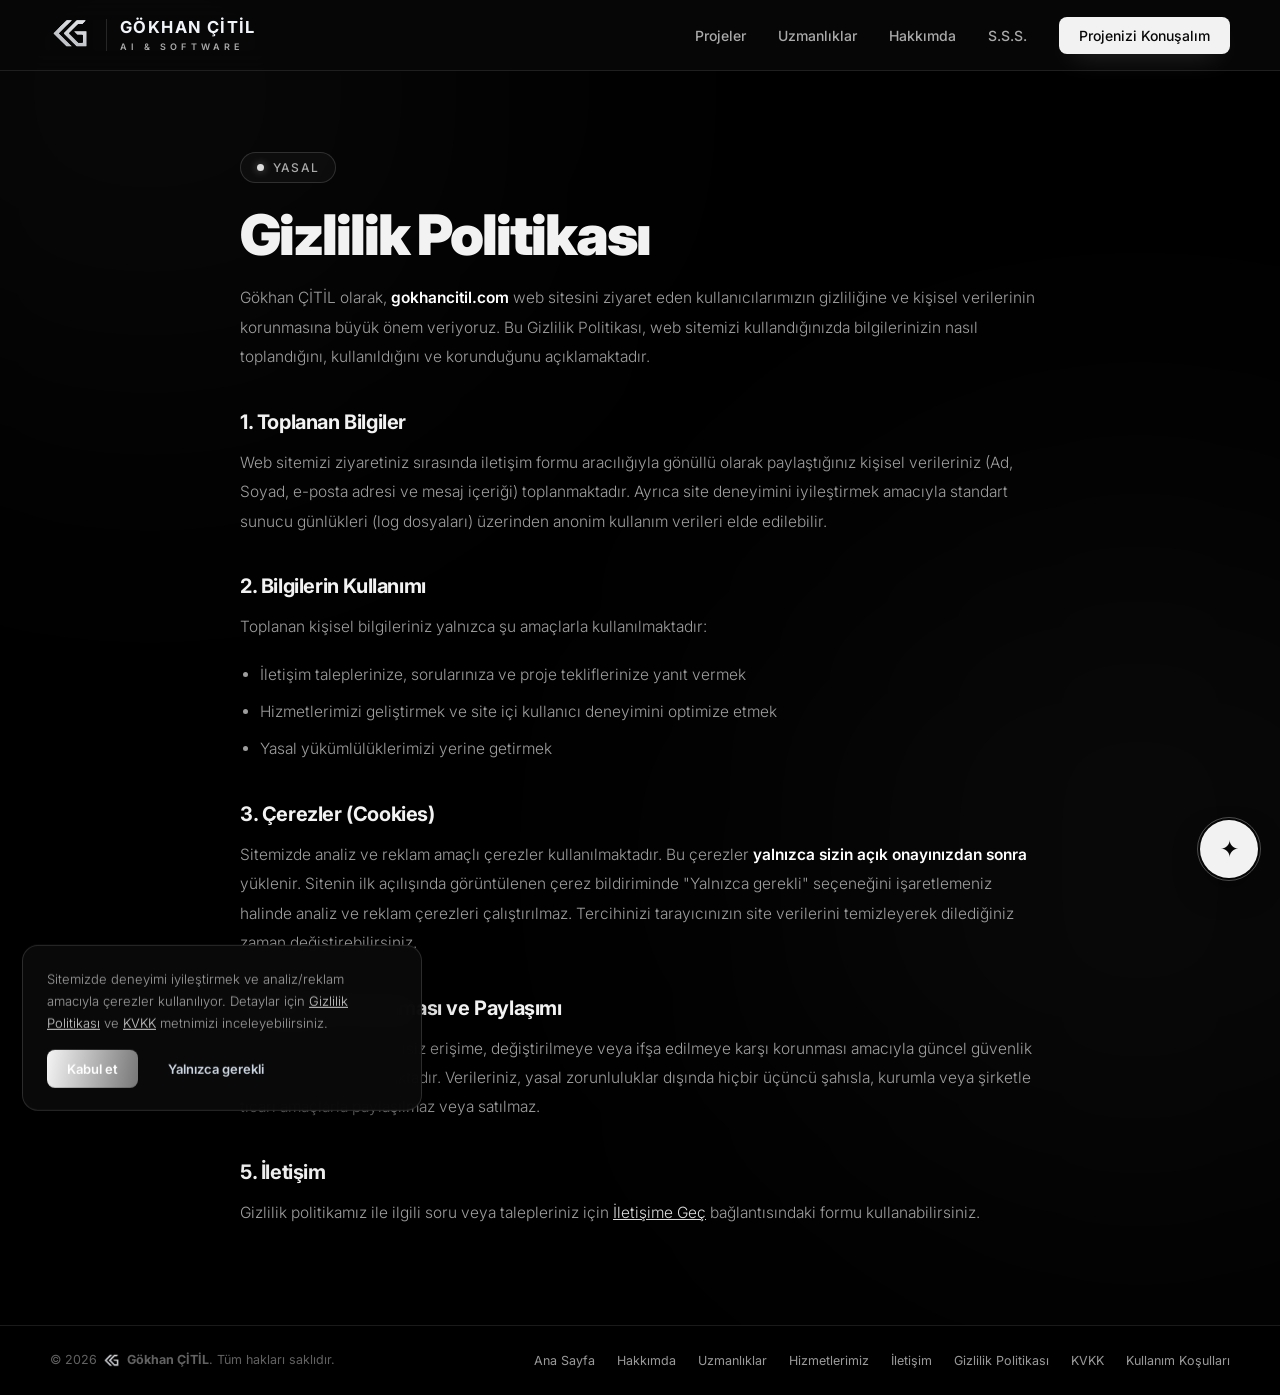
<file: gizlilik.html>
<!DOCTYPE html>
<html lang="tr">
<head>
    <meta charset="UTF-8">
    <meta name="viewport" content="width=device-width, initial-scale=1.0">
    <title>Gizlilik Politikası | Gökhan ÇİTİL</title>
    <meta name="description" content="gokhancitil.com gizlilik politikası: toplanan bilgiler, çerez kullanımı, verilerin korunması ve paylaşımı.">
    <meta name="author" content="Gökhan ÇİTİL">
    <link rel="canonical" href="https://gokhancitil.com/gizlilik.html">
    <link rel="icon" type="image/png" href="gokhan-citil-logo-mono.png">
    <meta property="og:type" content="website">
    <meta property="og:locale" content="tr_TR">
    <meta property="og:url" content="https://gokhancitil.com/gizlilik.html">
    <meta property="og:title" content="Gizlilik Politikası | Gökhan ÇİTİL">
    <meta property="og:description" content="gokhancitil.com gizlilik politikası: toplanan bilgiler, çerez kullanımı, verilerin korunması ve paylaşımı.">
    <meta property="og:image" content="https://gokhancitil.com/gokhan-citil-logo-mono.png">
    <meta name="twitter:card" content="summary_large_image">
    <script type="application/ld+json">
    {"@context":"https://schema.org","@graph":[
        {"@type":"WebPage","url":"https://gokhancitil.com/gizlilik.html","name":"Gizlilik Politikası | Gökhan ÇİTİL",
         "description":"gokhancitil.com gizlilik politikası: toplanan bilgiler, çerez kullanımı, verilerin korunması ve paylaşımı.","inLanguage":"tr-TR","about":{"@id":"https://gokhancitil.com/#gokhancitil"},
         "isPartOf":{"@id":"https://gokhancitil.com/#website"}},
        {"@type":"BreadcrumbList","itemListElement":[
          {"@type":"ListItem","position":1,"name":"Ana Sayfa","item":"https://gokhancitil.com/"},
          {"@type":"ListItem","position":2,"name":"Gizlilik Politikası","item":"https://gokhancitil.com/gizlilik.html"}
        ]}
    ]}
    </script>
    <link rel="stylesheet" href="style.css">
<style id="monochrome-internal">
html,body{background:#000000!important;color:#f2f2f2!important}
.bg-glow.a,.bg-glow.b{background:rgba(255,255,255,.035)!important}
header{background:rgba(8,8,8,.86)!important;border-bottom-color:rgba(255,255,255,.1)!important}
.brand-mark{filter:none!important}.brand-text i{background:none!important;-webkit-text-fill-color:#aaa!important;color:#aaa!important}
.nav-links a{color:#aaa!important}.nav-links a:hover,.nav-links a.active{color:#fff!important}.nav-cta,.btn-primary{background:#f2f2f2!important;color:#080808!important;box-shadow:0 10px 28px -14px rgba(255,255,255,.32)!important}
.eyebrow{border-color:rgba(255,255,255,.14)!important;background:rgba(255,255,255,.03)!important;color:#aaa!important}.eyebrow .dot{background:#ddd!important;box-shadow:0 0 8px rgba(255,255,255,.4)!important}
.grad{background:none!important;-webkit-text-fill-color:#f2f2f2!important;color:#f2f2f2!important}
.card,.cta-box{background:linear-gradient(160deg,rgba(255,255,255,.045),rgba(255,255,255,.012))!important;border-color:rgba(255,255,255,.11)!important;box-shadow:0 24px 60px -30px rgba(0,0,0,.8)!important}
.card::after{background:radial-gradient(500px circle at var(--mx,50%) var(--my,0%),rgba(255,255,255,.05),transparent 45%)!important}.card:hover{border-color:rgba(255,255,255,.22)!important}
.card .ico{background:rgba(255,255,255,.05)!important;border-color:rgba(255,255,255,.14)!important}.tags i,.skill-list i{background:rgba(255,255,255,.04)!important;border-color:rgba(255,255,255,.12)!important;color:#d0d0d0!important}
.btn-ghost{border-color:rgba(255,255,255,.2)!important;background:rgba(255,255,255,.03)!important;color:#ddd!important}.btn-ghost:hover{background:rgba(255,255,255,.09)!important}
.timeline{border-left-color:rgba(255,255,255,.16)!important}.timeline .tl::before{background:#eee!important;box-shadow:0 0 10px rgba(255,255,255,.3)!important}.timeline .tl b{color:#eee!important}
footer{border-top-color:rgba(255,255,255,.1)!important}footer a{color:#999!important}footer a:hover{color:#fff!important}
#cookie{background:rgba(10,10,10,.96)!important;border-color:rgba(255,255,255,.14)!important}#cookie p a{color:#d0d0d0!important}
</style>
<style id="internal-assistant-monochrome">#gc-fab{background:#f2f2f2!important;color:#080808!important;box-shadow:0 14px 34px -10px rgba(0,0,0,.65)!important}#gc-fab::after{border-color:rgba(255,255,255,.28)!important}#gc-panel{border-color:rgba(255,255,255,.14)!important;background:linear-gradient(170deg,#121212,#080808 70%)!important;box-shadow:0 40px 90px -26px rgba(0,0,0,.92)!important}#gc-head .orb{background:#f2f2f2!important;color:#080808!important;box-shadow:0 0 18px -4px rgba(255,255,255,.35)!important}#gc-head small{color:#d0d0d0!important}#gc-head small::before{background:#ddd!important;box-shadow:0 0 8px rgba(255,255,255,.35)!important}#gc-close{color:#999!important}#gc-log::-webkit-scrollbar-thumb{background:rgba(255,255,255,.28)!important}.gc-msg.me{background:#1a1a1a!important;color:#f2f2f2!important}.gc-msg.ai{color:#bdbdbd!important}.gc-msg.ai i{color:#aaa!important}.gc-links a{color:#ddd!important;background:rgba(255,255,255,.06)!important;border-color:rgba(255,255,255,.14)!important}.gc-links a:hover{background:rgba(255,255,255,.12)!important}.gc-typing i{background:#ddd!important}#gc-chips button{color:#bbb!important}#gc-chips button:hover{border-color:rgba(255,255,255,.35)!important}#gc-send{background:#f2f2f2!important;color:#080808!important}#gc-in:focus{border-color:rgba(255,255,255,.45)!important}#gc-in::placeholder,#gc-note{color:#777!important}#gc-tip{border-color:rgba(255,255,255,.16)!important;background:rgba(12,12,12,.96)!important;color:#ccc!important}</style>
</head>
<body>

    <div class="bg-glow a"></div>
    <div class="bg-glow b"></div>

    <header id="site-header">
        <a class="brand" href="index.html" aria-label="Gökhan Çitil — ana sayfa">
            <img src="gokhan-citil-logo-mono.png" alt="" class="brand-mark">
            <span class="brand-text"><b>GÖKHAN ÇİTİL</b><i>AI &amp; SOFTWARE</i></span>
        </a>
        <nav class="nav-links" id="nav">
            <a href="index.html#projeler">Projeler</a>
            <a href="index.html#uzmanlik">Uzmanlıklar</a>
            <a href="index.html#kimdir">Hakkımda</a>
            <a href="index.html#sss">S.S.S.</a>
            <a href="iletisim.html" class="nav-cta">Projenizi Konuşalım</a>
        </nav>
        <button class="burger" id="burger" aria-label="Menü"><span></span><span></span><span></span></button>
    </header>

    <main>
    <section class="narrow">
        <div class="reveal">
            <div class="eyebrow"><span class="dot"></span> Yasal</div>
            <h1 class="page-title">Gizlilik Politikası</h1>
        </div>
        <div class="prose reveal">
            <p>Gökhan ÇİTİL olarak, <strong>gokhancitil.com</strong> web sitesini ziyaret eden kullanıcılarımızın gizliliğine ve kişisel verilerinin korunmasına büyük önem veriyoruz. Bu Gizlilik Politikası, web sitemizi kullandığınızda bilgilerinizin nasıl toplandığını, kullanıldığını ve korunduğunu açıklamaktadır.</p>
            <h3 class="sub-title">1. Toplanan Bilgiler</h3>
            <p>Web sitemizi ziyaretiniz sırasında iletişim formu aracılığıyla gönüllü olarak paylaştığınız kişisel verileriniz (Ad, Soyad, e-posta adresi ve mesaj içeriği) toplanmaktadır. Ayrıca site deneyimini iyileştirmek amacıyla standart sunucu günlükleri (log dosyaları) üzerinden anonim kullanım verileri elde edilebilir.</p>
            <h3 class="sub-title">2. Bilgilerin Kullanımı</h3>
            <p>Toplanan kişisel bilgileriniz yalnızca şu amaçlarla kullanılmaktadır:</p>
            <ul><li>İletişim taleplerinize, sorularınıza ve proje tekliflerinize yanıt vermek</li><li>Hizmetlerimizi geliştirmek ve site içi kullanıcı deneyimini optimize etmek</li><li>Yasal yükümlülüklerimizi yerine getirmek</li></ul>
            <h3 class="sub-title">3. Çerezler (Cookies)</h3>
            <p>Sitemizde analiz ve reklam amaçlı çerezler kullanılmaktadır. Bu çerezler <strong>yalnızca sizin açık onayınızdan sonra</strong> yüklenir. Sitenin ilk açılışında görüntülenen çerez bildiriminde "Yalnızca gerekli" seçeneğini işaretlemeniz halinde analiz ve reklam çerezleri çalıştırılmaz. Tercihinizi tarayıcınızın site verilerini temizleyerek dilediğiniz zaman değiştirebilirsiniz.</p>
            <h3 class="sub-title">4. Bilgilerin Korunması ve Paylaşımı</h3>
            <p>Kişisel verileriniz; yetkisiz erişime, değiştirilmeye veya ifşa edilmeye karşı korunması amacıyla güncel güvenlik önlemleri ile saklanmaktadır. Verileriniz, yasal zorunluluklar dışında hiçbir üçüncü şahısla, kurumla veya şirketle ticari amaçlarla paylaşılmaz veya satılmaz.</p>
            <h3 class="sub-title">5. İletişim</h3>
            <p>Gizlilik politikamız ile ilgili soru veya talepleriniz için <a href="iletisim.html">İletişime Geç</a> bağlantısındaki formu kullanabilirsiniz.</p>
        </div>
    </section>
    </main>

    <footer>
        <div class="footer-left">
            &copy; 2026 <img src="gokhan-citil-logo-mono.png" alt="Gökhan Çitil Logo" class="footer-logo"> <strong>Gökhan ÇİTİL</strong>. Tüm hakları saklıdır.
        </div>
        <div class="footer-right">
            <a href="index.html">Ana Sayfa</a>
            <a href="hakkimda.html">Hakkımda</a>
            <a href="uzmanliklar.html">Uzmanlıklar</a>
            <a href="hizmetlerimiz.html">Hizmetlerimiz</a>
            <a href="iletisim.html">İletişim</a>
            <a href="gizlilik.html">Gizlilik Politikası</a>
            <a href="kvkk.html">KVKK</a>
            <a href="kullanim.html">Kullanım Koşulları</a>
        </div>
    </footer>

    <div id="cookie">
        <p>Sitemizde deneyimi iyileştirmek ve analiz/reklam amacıyla çerezler kullanılıyor. Detaylar için
           <a href="gizlilik.html">Gizlilik Politikası</a> ve <a href="kvkk.html">KVKK</a> metnimizi inceleyebilirsiniz.</p>
        <div class="row">
            <button id="ck-yes">Kabul et</button>
            <button id="ck-no">Yalnızca gerekli</button>
        </div>
    </div>
    <script src="site.js"></script>
    <script src="assistant.js" defer></script>
</body>
</html>
</file>
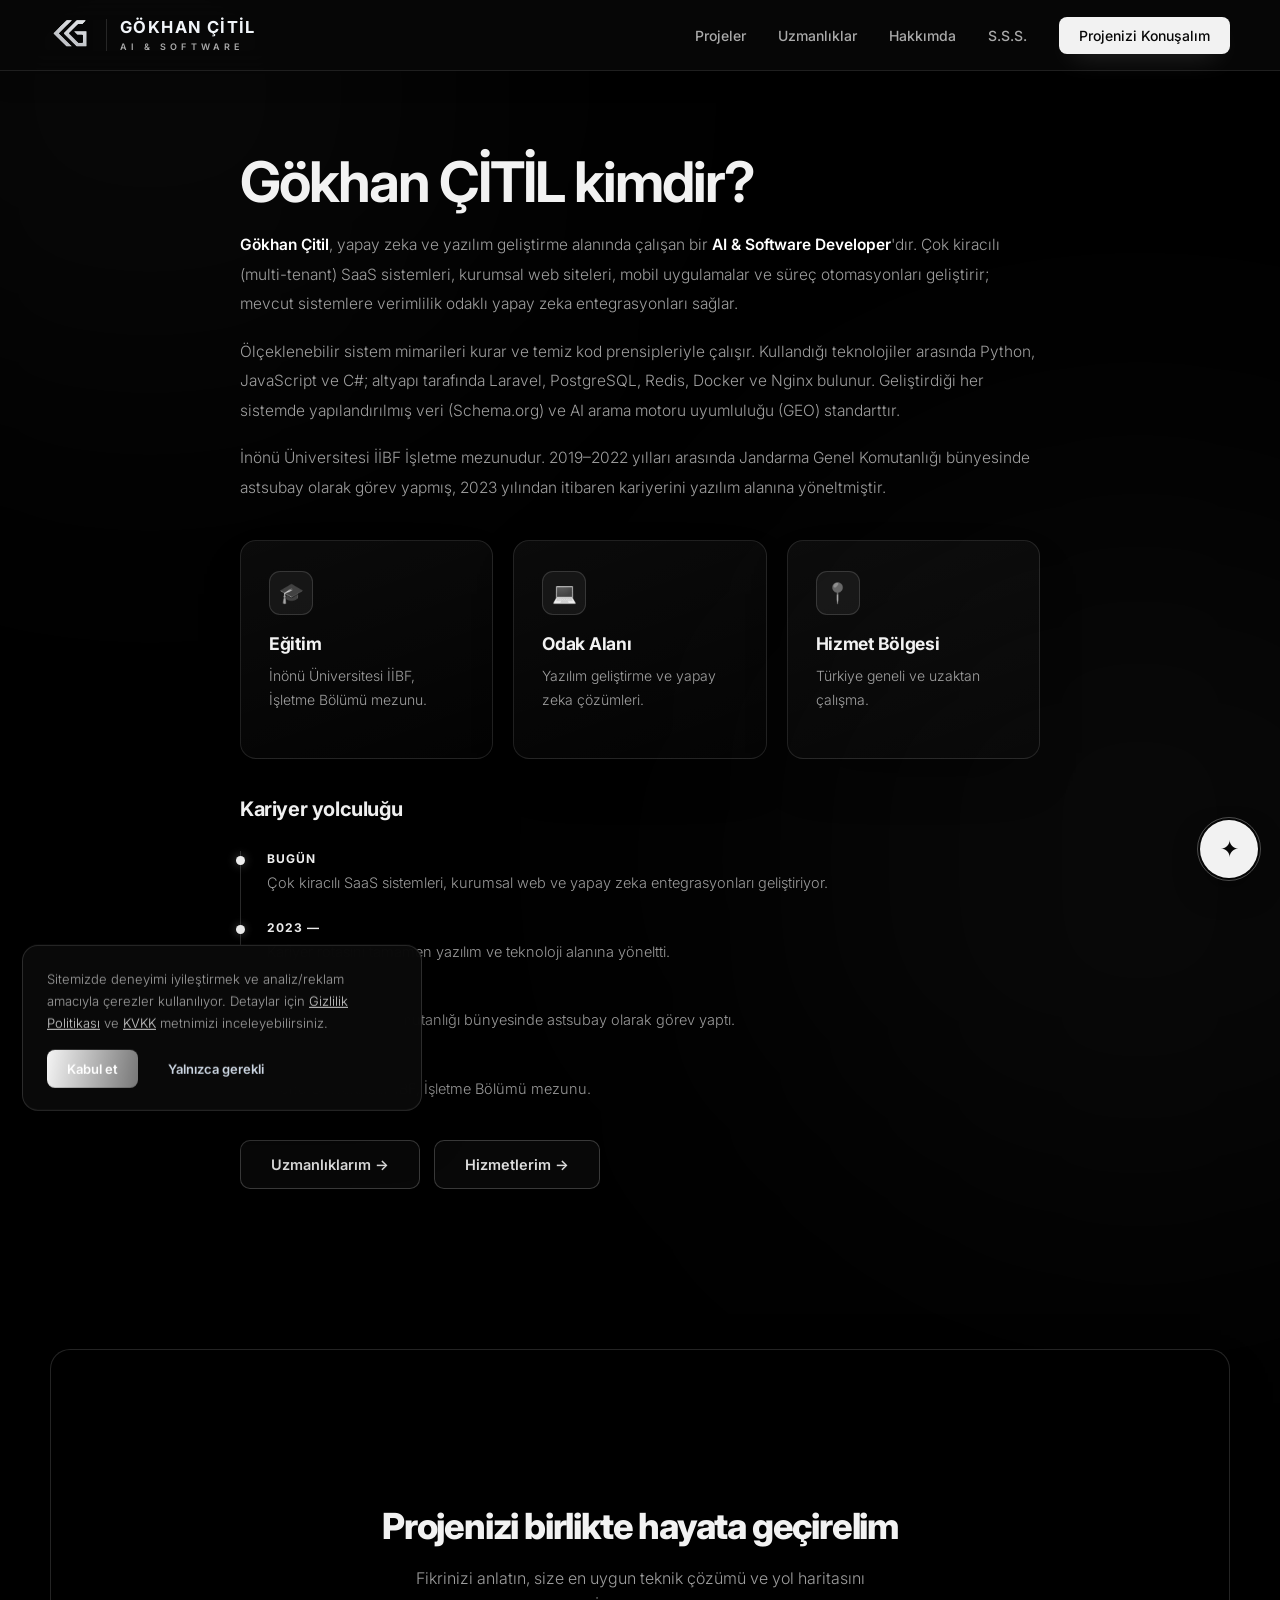
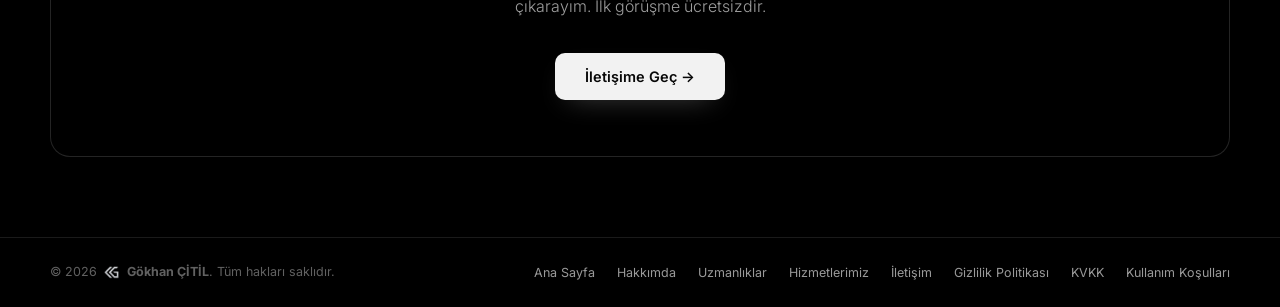
<file: hakkimda.html>
<!DOCTYPE html>
<html lang="tr">
<head>
    <meta charset="UTF-8">
    <meta name="viewport" content="width=device-width, initial-scale=1.0">
    <title>Gökhan Çitil Kimdir? | Hakkımda</title>
    <meta name="description" content="Gökhan Çitil kimdir? Çok kiracılı SaaS sistemleri, kurumsal web siteleri ve yapay zeka entegrasyonları geliştiren AI & Software Developer. İşletme eğitimi almış.">
    <meta name="author" content="Gökhan ÇİTİL">
    <link rel="canonical" href="https://gokhancitil.com/hakkimda.html">
            <link rel="icon" type="image/png" href="gokhan-citil-logo-mono.png">
    <meta property="og:type" content="website">
    <meta property="og:locale" content="tr_TR">
    <meta property="og:url" content="https://gokhancitil.com/hakkimda.html">
    <meta property="og:title" content="Gökhan Çitil Kimdir? | Hakkımda">
    <meta property="og:description" content="Gökhan Çitil kimdir? Çok kiracılı SaaS sistemleri, yapay zeka entegrasyonları geliştiren AI & Software Developer.">
    <meta property="og:image" content="https://gokhancitil.com/gokhan-citil-logo-mono.png">
    <meta name="twitter:card" content="summary_large_image">
    <meta name="twitter:title" content="Gökhan Çitil Kimdir? | Hakkımda">
    <meta name="twitter:description" content="Gökhan Çitil kimdir? Çok kiracılı SaaS sistemleri, yapay zeka entegrasyonları geliştiren AI & Software Developer.">
    <meta name="twitter:image" content="https://gokhancitil.com/gokhan-citil-logo-mono.png">
    <script type="application/ld+json">
    {"@context":"https://schema.org","@graph":[
        {"@type":"WebPage","url":"https://gokhancitil.com/hakkimda.html","name":"Gökhan Çitil Kimdir? | Hakkımda",
         "description":"Gökhan Çitil kimdir? Çok kiracılı SaaS sistemleri, kurumsal web siteleri ve yapay zeka entegrasyonları geliştiren AI & Software Developer.","inLanguage":"tr-TR","about":{"@id":"https://gokhancitil.com/#gokhancitil"},
         "isPartOf":{"@id":"https://gokhancitil.com/#website"}},
        {"@type":"Person","@id":"https://gokhancitil.com/#gokhancitil","name":"Gökhan Çitil",
         "url":"https://gokhancitil.com/","jobTitle":"Yapay Zeka ve Yazılım Geliştiricisi",
         "email":"mailto:gokhancitil@gmail.com","image":"https://gokhancitil.com/gokhan-citil-logo-mono.png",
         "alumniOf":{"@type":"CollegeOrUniversity","name":"İnönü Üniversitesi İktisadi ve İdari Bilimler Fakültesi (İİBF)"},
         "knowsAbout":["Yapay Zeka","Yazılım Geliştirme","Python","JavaScript","C#","SaaS Mimarisi","Mobil Uygulama Geliştirme","iOS","Android","Süreç Otomasyonu","SEO","GEO"],
         "sameAs":["https://www.linkedin.com/in/gokhancitil","https://github.com/gokhancitil","https://x.com/gokhancitil","https://instagram.com/gokhancitil","https://www.facebook.com/gokhancitil","https://medium.com/@gokhancitil"]},
        {"@type":"BreadcrumbList","itemListElement":[
          {"@type":"ListItem","position":1,"name":"Ana Sayfa","item":"https://gokhancitil.com/"},
          {"@type":"ListItem","position":2,"name":"Hakkımda","item":"https://gokhancitil.com/hakkimda.html"}
        ]}
    ]}
    </script>
    <link rel="stylesheet" href="style.css">
<style id="monochrome-internal">
html,body{background:#000000!important;color:#f2f2f2!important}
.bg-glow.a,.bg-glow.b{background:rgba(255,255,255,.035)!important}
header{background:rgba(8,8,8,.86)!important;border-bottom-color:rgba(255,255,255,.1)!important}
.brand-mark{filter:none!important}.brand-text i{background:none!important;-webkit-text-fill-color:#aaa!important;color:#aaa!important}
.nav-links a{color:#aaa!important}.nav-links a:hover,.nav-links a.active{color:#fff!important}.nav-cta,.btn-primary{background:#f2f2f2!important;color:#080808!important;box-shadow:0 10px 28px -14px rgba(255,255,255,.32)!important}
.grad{background:none!important;-webkit-text-fill-color:#f2f2f2!important;color:#f2f2f2!important}
.card,.cta-box{background:linear-gradient(160deg,rgba(255,255,255,.045),rgba(255,255,255,.012))!important;border-color:rgba(255,255,255,.11)!important;box-shadow:0 24px 60px -30px rgba(0,0,0,.8)!important}
.card::after{background:radial-gradient(500px circle at var(--mx,50%) var(--my,0%),rgba(255,255,255,.05),transparent 45%)!important}.card:hover{border-color:rgba(255,255,255,.22)!important}
.card .ico{background:rgba(255,255,255,.05)!important;border-color:rgba(255,255,255,.14)!important}.tags i,.skill-list i{background:rgba(255,255,255,.04)!important;border-color:rgba(255,255,255,.12)!important;color:#d0d0d0!important}
.btn-ghost{border-color:rgba(255,255,255,.2)!important;background:rgba(255,255,255,.03)!important;color:#ddd!important}.btn-ghost:hover{background:rgba(255,255,255,.09)!important}
.timeline{border-left-color:rgba(255,255,255,.16)!important}.timeline .tl::before{background:#eee!important;box-shadow:0 0 10px rgba(255,255,255,.3)!important}.timeline .tl b{color:#eee!important}
footer{border-top-color:rgba(255,255,255,.1)!important}footer a{color:#999!important}footer a:hover{color:#fff!important}
#cookie{background:rgba(10,10,10,.96)!important;border-color:rgba(255,255,255,.14)!important}#cookie p a{color:#d0d0d0!important}
</style>
<style id="about-title-weight">.page-title{font-weight:680!important}</style>
<style id="about-cursor-fix">.btn-row a{cursor:pointer!important}input,textarea{cursor:text!important}</style>
<style id="mobile-internal-fix">@media(max-width:900px){*,*::before,*::after{box-sizing:border-box}html,body{width:100%;max-width:100%;overflow-x:clip}header,main,section,footer,.cards,.card,.cta-box,.wrap{width:100%;max-width:100%;min-width:0}h1,h2,h3,p{max-width:100%;overflow-wrap:anywhere}.page-title,.sec-title{font-size:clamp(30px,9vw,46px);letter-spacing:-1.2px;white-space:normal!important;overflow-wrap:anywhere;word-break:break-word}.sec-lead{font-size:15px}.cards{grid-template-columns:1fr!important}.skill-list{width:100%;display:grid!important;grid-template-columns:repeat(2,minmax(0,1fr));gap:8px}.skill-list i,.tags i{min-width:0;overflow-wrap:anywhere}.btn-row{width:100%}.btn{max-width:100%;white-space:normal}.footer-right{max-width:100%;gap:14px}}
</style><style id="mobile-final-hardening">@media(max-width:640px){html,body{width:100%;max-width:100%;min-width:0;overflow-x:clip}main{width:100%;max-width:100%;min-width:0;overflow:clip}section{width:100%;max-width:100%;min-width:0;padding-left:16px!important;padding-right:16px!important}.wrap,.cards,.card,.cta-box,.skill-list,.btn-row,form,input,textarea,select,button{width:100%;max-width:100%;min-width:0;box-sizing:border-box}h1,h2,h3,p,a,span{max-width:100%;overflow-wrap:break-word}.page-title,.sec-title{white-space:normal!important;overflow-wrap:break-word;word-break:normal}.cards{grid-template-columns:1fr!important}.skill-list{display:grid!important;grid-template-columns:repeat(2,minmax(0,1fr));gap:8px}.skill-list i,.tags i{min-width:0;max-width:100%;overflow-wrap:anywhere}.btn-row{display:grid;grid-template-columns:1fr}.btn{width:100%;max-width:100%;min-width:0;white-space:normal}.footer-right{width:100%;max-width:100%;justify-content:center;gap:12px}}
</style><style id="hakkimda-final-sync">
#site-header{background:rgba(8,8,8,.86)!important;background-image:none!important;border-bottom:1px solid rgba(255,255,255,.10)!important;box-shadow:0 8px 24px rgba(0,0,0,.22)!important;backdrop-filter:blur(14px)!important}
#site-header .nav-cta{background:#f2f2f2!important;background-image:none!important;color:#080808!important;box-shadow:0 10px 28px -14px rgba(255,255,255,.32)!important}
#gc-fab{background:#111!important;background-image:none!important;border:1px solid rgba(255,255,255,.20)!important;color:#f5f5f5!important;box-shadow:0 14px 34px -10px rgba(0,0,0,.90)!important}
#gc-fab:hover,#gc-fab:focus,#gc-fab:active{background:#181818!important;background-image:none!important}
@media(min-width:901px){.cards{grid-template-columns:repeat(3,minmax(0,1fr))!important;gap:20px!important}}
@media(min-width:641px) and (max-width:900px){.cards{grid-template-columns:repeat(2,minmax(0,1fr))!important}}
</style><style id="internal-assistant-monochrome">#gc-fab{background:#f2f2f2!important;color:#080808!important;box-shadow:0 14px 34px -10px rgba(0,0,0,.65)!important}#gc-fab::after{border-color:rgba(255,255,255,.28)!important}#gc-panel{border-color:rgba(255,255,255,.14)!important;background:linear-gradient(170deg,#121212,#080808 70%)!important;box-shadow:0 40px 90px -26px rgba(0,0,0,.92)!important}#gc-head .orb{background:#f2f2f2!important;color:#080808!important;box-shadow:0 0 18px -4px rgba(255,255,255,.35)!important}#gc-head small{color:#d0d0d0!important}#gc-head small::before{background:#ddd!important;box-shadow:0 0 8px rgba(255,255,255,.35)!important}#gc-close{color:#999!important}#gc-log::-webkit-scrollbar-thumb{background:rgba(255,255,255,.28)!important}.gc-msg.me{background:#1a1a1a!important;color:#f2f2f2!important}.gc-msg.ai{color:#bdbdbd!important}.gc-msg.ai i{color:#aaa!important}.gc-links a{color:#ddd!important;background:rgba(255,255,255,.06)!important;border-color:rgba(255,255,255,.14)!important}.gc-links a:hover{background:rgba(255,255,255,.12)!important}.gc-typing i{background:#ddd!important}#gc-chips button{color:#bbb!important}#gc-chips button:hover{border-color:rgba(255,255,255,.35)!important}#gc-send{background:#f2f2f2!important;color:#080808!important}#gc-in:focus{border-color:rgba(255,255,255,.45)!important}#gc-in::placeholder,#gc-note{color:#777!important}#gc-tip{border-color:rgba(255,255,255,.16)!important;background:rgba(12,12,12,.96)!important;color:#ccc!important}</style>
<style id="cta-pointer-fix">.cta-box .btn-row a{cursor:pointer!important}</style>
</head>
<body>

    <div class="bg-glow a"></div>
    <div class="bg-glow b"></div>

    <header id="site-header">
        <a class="brand" href="index.html" aria-label="Gökhan Çitil — ana sayfa">
            <img src="gokhan-citil-logo-mono.png" alt="" class="brand-mark">
            <span class="brand-text"><b>GÖKHAN ÇİTİL</b><i>AI &amp; SOFTWARE</i></span>
        </a>
        <nav class="nav-links" id="nav">
            <a href="index.html#projeler">Projeler</a>
            <a href="index.html#uzmanlik">Uzmanlıklar</a>
            <a href="index.html#kimdir">Hakkımda</a>
            <a href="index.html#sss">S.S.S.</a>
            <a href="iletisim.html" class="nav-cta">Projenizi Konuşalım</a>
        </nav>
        <button class="burger" id="burger" aria-label="Menü"><span></span><span></span><span></span></button>
    </header>

    <main>
    <section class="narrow">
        <div class="reveal">
            <h1 class="page-title">Gökhan ÇİTİL <span class="grad">kimdir?</span></h1>
        </div>
        <div class="prose reveal">
            <p><strong>Gökhan Çitil</strong>, yapay zeka ve yazılım geliştirme alanında çalışan bir
            <strong>AI &amp; Software Developer</strong>'dır. Çok kiracılı (multi-tenant) SaaS sistemleri,
            kurumsal web siteleri, mobil uygulamalar ve süreç otomasyonları
            geliştirir; mevcut sistemlere verimlilik odaklı yapay zeka entegrasyonları sağlar.</p>

            <p>Ölçeklenebilir sistem mimarileri kurar ve temiz kod prensipleriyle çalışır. Kullandığı
            teknolojiler arasında Python, JavaScript ve C#; altyapı tarafında Laravel, PostgreSQL, Redis,
            Docker ve Nginx bulunur. Geliştirdiği her sistemde yapılandırılmış veri (Schema.org) ve
            AI arama motoru uyumluluğu (GEO) standarttır.</p>

            <p>İnönü Üniversitesi İİBF İşletme mezunudur. 2019–2022 yılları arasında
            Jandarma Genel Komutanlığı bünyesinde astsubay olarak görev yapmış, 2023 yılından itibaren
            kariyerini yazılım alanına yöneltmiştir.</p>
        </div>
        <div class="cards reveal" style="margin-top:38px">
            <div class="card"><div class="ico">🎓</div><h3>Eğitim</h3><p>İnönü Üniversitesi İİBF, İşletme Bölümü mezunu.</p></div>
            <div class="card"><div class="ico">💻</div><h3>Odak Alanı</h3><p>Yazılım geliştirme ve yapay zeka çözümleri.</p></div>
            <div class="card"><div class="ico">📍</div><h3>Hizmet Bölgesi</h3><p>Türkiye geneli ve uzaktan çalışma.</p></div>
        </div>
        <div class="reveal">
            <h3 class="sub-title">Kariyer yolculuğu</h3>
            <div class="timeline">
                <div class="tl"><b>BUGÜN</b><span>Çok kiracılı SaaS sistemleri, kurumsal web ve yapay zeka entegrasyonları geliştiriyor.</span></div>
                <div class="tl"><b>2023 —</b><span>Kariyer rotasını tamamen yazılım ve teknoloji alanına yöneltti.</span></div>
                <div class="tl"><b>2019 — 2022</b><span>Jandarma Genel Komutanlığı bünyesinde astsubay olarak görev yaptı.</span></div>
                <div class="tl"><b>EĞİTİM</b><span>İnönü Üniversitesi İİBF, İşletme Bölümü mezunu.</span></div>
            </div>
        </div>
        <div class="btn-row reveal" style="margin-top:38px">
            <a href="uzmanliklar.html" class="btn btn-ghost">Uzmanlıklarım &rarr;</a>
            <a href="hizmetlerimiz.html" class="btn btn-ghost">Hizmetlerim &rarr;</a>
        </div>
    </section>
    <section>
        <div class="cta-box box reveal"><div class="cta-media" aria-hidden="true"><video autoplay muted loop playsinline preload="metadata"><source src="assets/videos/3d-integrate-weekend.mp4" type="video/mp4"></video></div>
            <h2>Projenizi birlikte <span class="grad">hayata geçirelim</span></h2>
            <p>Fikrinizi anlatın, size en uygun teknik çözümü ve yol haritasını çıkarayım. İlk görüşme ücretsizdir.</p>
            <div class="btn-row">
                <a href="iletisim.html" class="btn btn-primary">İletişime Geç &rarr;</a>
            </div>
        </div>
    </section>
    </main>

    <footer>
        <div class="footer-left">
            &copy; 2026 <img src="gokhan-citil-logo-mono.png" alt="Gökhan Çitil Logo" class="footer-logo"> <strong>Gökhan ÇİTİL</strong>. Tüm hakları saklıdır.
        </div>
        <div class="footer-right">
            <a href="index.html">Ana Sayfa</a>
            <a href="hakkimda.html">Hakkımda</a>
            <a href="uzmanliklar.html">Uzmanlıklar</a>
            <a href="hizmetlerimiz.html">Hizmetlerimiz</a>
            <a href="iletisim.html">İletişim</a>
            <a href="gizlilik.html">Gizlilik Politikası</a>
            <a href="kvkk.html">KVKK</a>
            <a href="kullanim.html">Kullanım Koşulları</a>
        </div>
    </footer>

    <div id="cookie">
        <p>Sitemizde deneyimi iyileştirmek ve analiz/reklam amacıyla çerezler kullanılıyor. Detaylar için
           <a href="gizlilik.html">Gizlilik Politikası</a> ve <a href="kvkk.html">KVKK</a> metnimizi inceleyebilirsiniz.</p>
        <div class="row">
            <button id="ck-yes">Kabul et</button>
            <button id="ck-no">Yalnızca gerekli</button>
        </div>
    </div>
    <script src="site.js"></script>
    <script src="assistant.js" defer></script>
</body>
</html>
</file>
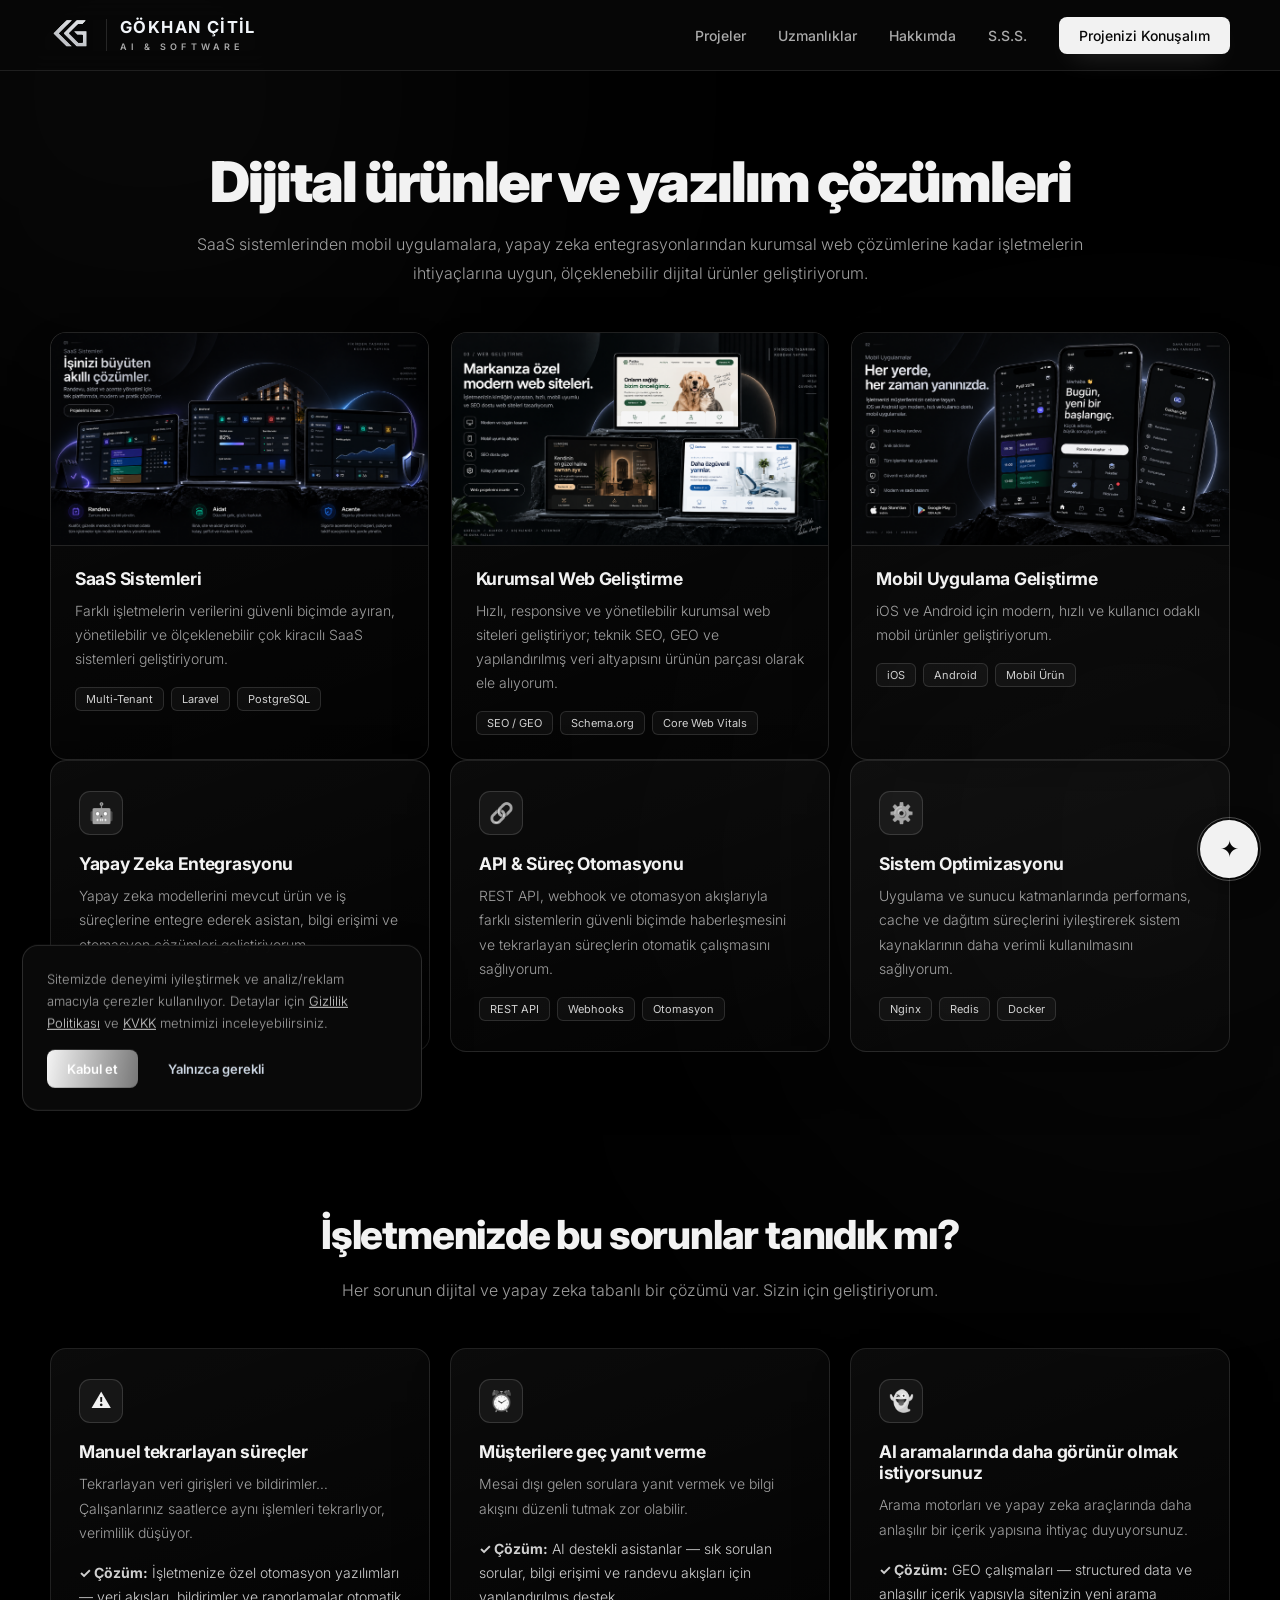
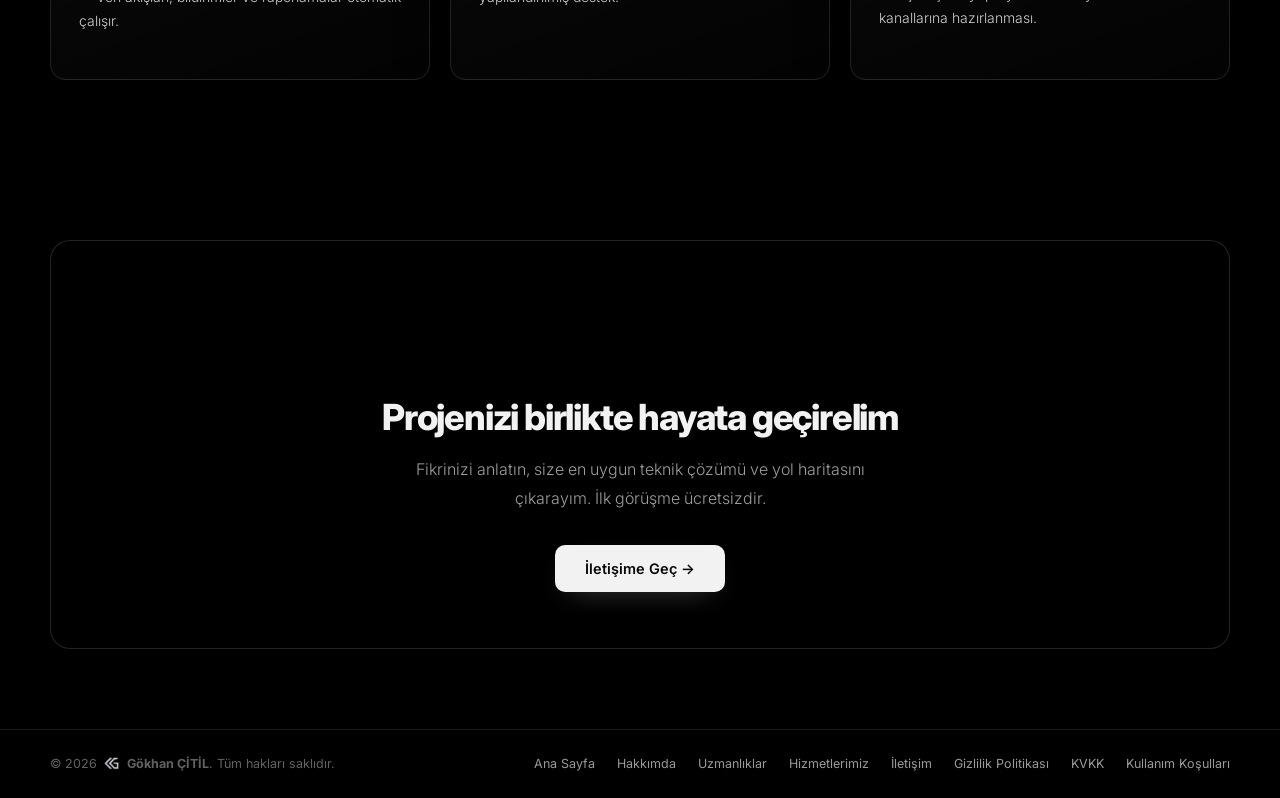
<file: hizmetlerimiz.html>
<!DOCTYPE html>
<html lang="tr">
<head>
    <meta charset="UTF-8">
    <meta name="viewport" content="width=device-width, initial-scale=1.0">
    <title>Hizmetler | Web, SaaS, Mobil ve Yapay Zeka | Gökhan ÇİTİL</title>
    <meta name="description" content="Kurumsal web tasarım, SaaS bulut çözümleri, mobil uygulama geliştirme (iOS/Android), yapay zeka entegrasyonu ve SEO/GEO optimizasyonu hizmetleri.">
    <meta name="author" content="Gökhan ÇİTİL">
    <link rel="canonical" href="https://gokhancitil.com/hizmetlerimiz.html">
    <link rel="icon" type="image/png" href="gokhan-citil-logo-mono.png">
    <meta property="og:type" content="website">
    <meta property="og:locale" content="tr_TR">
    <meta property="og:url" content="https://gokhancitil.com/hizmetlerimiz.html">
    <meta property="og:title" content="Hizmetler | Web, SaaS, Mobil ve Yapay Zeka | Gökhan ÇİTİL">
    <meta property="og:description" content="Kurumsal web tasarım, SaaS bulut çözümleri, yapay zeka entegrasyonu ve SEO/GEO optimizasyonu hizmetleri.">
    <meta property="og:image" content="https://gokhancitil.com/gokhan-citil-logo-mono.png">
    <meta name="twitter:card" content="summary_large_image">
    <meta name="twitter:title" content="Hizmetler | Web, SaaS, Mobil ve Yapay Zeka | Gökhan ÇİTİL">
    <meta name="twitter:description" content="Kurumsal web tasarım, SaaS bulut çözümleri, yapay zeka entegrasyonu ve SEO/GEO optimizasyonu hizmetleri.">
    <meta name="twitter:image" content="https://gokhancitil.com/gokhan-citil-logo-mono.png">
    <script type="application/ld+json">
    {"@context":"https://schema.org","@graph":[
        {"@type":"WebPage","url":"https://gokhancitil.com/hizmetlerimiz.html","name":"Hizmetler | Web, SaaS, Mobil ve Yapay Zeka | Gökhan ÇİTİL",
         "description":"Kurumsal web tasarım, SaaS bulut çözümleri, yapay zeka entegrasyonu ve SEO/GEO optimizasyonu hizmetleri.","inLanguage":"tr-TR","about":{"@id":"https://gokhancitil.com/#gokhancitil"},
         "isPartOf":{"@id":"https://gokhancitil.com/#website"}},
        {"@type":"ProfessionalService","name":"Gökhan ÇİTİL | Yazılım ve Yapay Zeka Çözümleri",
         "url":"https://gokhancitil.com/hizmetlerimiz.html","areaServed":"TR","provider":{"@id":"https://gokhancitil.com/#gokhancitil"},
         "hasOfferCatalog":{"@type":"OfferCatalog","name":"Hizmetler","itemListElement":[
           {"@type":"Offer","itemOffered":{"@type":"Service","name":"SaaS Sistemleri"}},
           {"@type":"Offer","itemOffered":{"@type":"Service","name":"Kurumsal Web Geliştirme"}},
           {"@type":"Offer","itemOffered":{"@type":"Service","name":"Mobil Uygulama Geliştirme"}},
           {"@type":"Offer","itemOffered":{"@type":"Service","name":"Yapay Zeka Entegrasyonu"}},
           {"@type":"Offer","itemOffered":{"@type":"Service","name":"API & Süreç Otomasyonu"}},
           {"@type":"Offer","itemOffered":{"@type":"Service","name":"Sistem Optimizasyonu"}}
         ]}},
        {"@type":"BreadcrumbList","itemListElement":[
          {"@type":"ListItem","position":1,"name":"Ana Sayfa","item":"https://gokhancitil.com/"},
          {"@type":"ListItem","position":2,"name":"Hizmetlerimiz","item":"https://gokhancitil.com/hizmetlerimiz.html"}
        ]}
    ]}
    </script>
    <link rel="stylesheet" href="style.css">
<style id="monochrome-internal">
html,body{background:#000000!important;color:#f2f2f2!important}
.bg-glow.a,.bg-glow.b{background:rgba(255,255,255,.035)!important}
header{background:rgba(8,8,8,.86)!important;border-bottom-color:rgba(255,255,255,.1)!important}
.brand-mark{filter:none!important}.brand-text i{background:none!important;-webkit-text-fill-color:#aaa!important;color:#aaa!important}
.nav-links a{color:#aaa!important}.nav-links a:hover,.nav-links a.active{color:#fff!important}.nav-cta,.btn-primary{background:#f2f2f2!important;color:#080808!important;box-shadow:0 10px 28px -14px rgba(255,255,255,.32)!important}
.eyebrow{border-color:rgba(255,255,255,.14)!important;background:rgba(255,255,255,.03)!important;color:#aaa!important}.eyebrow .dot{background:#ddd!important;box-shadow:0 0 8px rgba(255,255,255,.4)!important}
.grad{background:none!important;-webkit-text-fill-color:#f2f2f2!important;color:#f2f2f2!important}
.card,.cta-box{background:linear-gradient(160deg,rgba(255,255,255,.045),rgba(255,255,255,.012))!important;border-color:rgba(255,255,255,.11)!important;box-shadow:0 24px 60px -30px rgba(0,0,0,.8)!important}
.card::after{background:radial-gradient(500px circle at var(--mx,50%) var(--my,0%),rgba(255,255,255,.05),transparent 45%)!important}.card:hover{border-color:rgba(255,255,255,.22)!important}
.card .ico{background:rgba(255,255,255,.05)!important;border-color:rgba(255,255,255,.14)!important}.tags i,.skill-list i{background:rgba(255,255,255,.04)!important;border-color:rgba(255,255,255,.12)!important;color:#d0d0d0!important}
.btn-ghost{border-color:rgba(255,255,255,.2)!important;background:rgba(255,255,255,.03)!important;color:#ddd!important}.btn-ghost:hover{background:rgba(255,255,255,.09)!important}
.timeline{border-left-color:rgba(255,255,255,.16)!important}.timeline .tl::before{background:#eee!important;box-shadow:0 0 10px rgba(255,255,255,.3)!important}.timeline .tl b{color:#eee!important}
footer{border-top-color:rgba(255,255,255,.1)!important}footer a{color:#999!important}footer a:hover{color:#fff!important}
#cookie{background:rgba(10,10,10,.96)!important;border-color:rgba(255,255,255,.14)!important}#cookie p a{color:#d0d0d0!important}
</style>
<style id="mobile-internal-fix">@media(max-width:900px){*,*::before,*::after{box-sizing:border-box}html,body{width:100%;max-width:100%;overflow-x:clip}header,main,section,footer,.cards,.card,.cta-box,.wrap{width:100%;max-width:100%;min-width:0}h1,h2,h3,p{max-width:100%;overflow-wrap:anywhere}.page-title,.sec-title{font-size:clamp(30px,9vw,46px);letter-spacing:-1.2px;white-space:normal!important;overflow-wrap:anywhere;word-break:break-word}.sec-lead{font-size:15px}.cards{grid-template-columns:1fr!important}.skill-list{width:100%;display:grid!important;grid-template-columns:repeat(2,minmax(0,1fr));gap:8px}.skill-list i,.tags i{min-width:0;overflow-wrap:anywhere}.btn-row{width:100%}.btn{max-width:100%;white-space:normal}.footer-right{max-width:100%;gap:14px}}
</style><style id="mobile-final-hardening">@media(max-width:640px){html,body{width:100%;max-width:100%;min-width:0;overflow-x:clip}main{width:100%;max-width:100%;min-width:0;overflow:clip}section{width:100%;max-width:100%;min-width:0;padding-left:16px!important;padding-right:16px!important}.wrap,.cards,.card,.cta-box,.skill-list,.btn-row,form,input,textarea,select,button{width:100%;max-width:100%;min-width:0;box-sizing:border-box}h1,h2,h3,p,a,span{max-width:100%;overflow-wrap:break-word}.page-title,.sec-title{white-space:normal!important;overflow-wrap:break-word;word-break:normal}.cards{grid-template-columns:1fr!important}.skill-list{display:grid!important;grid-template-columns:repeat(2,minmax(0,1fr));gap:8px}.skill-list i,.tags i{min-width:0;max-width:100%;overflow-wrap:anywhere}.btn-row{display:grid;grid-template-columns:1fr}.btn{width:100%;max-width:100%;min-width:0;white-space:normal}.footer-right{width:100%;max-width:100%;justify-content:center;gap:12px}}
</style><style id="internal-assistant-monochrome">#gc-fab{background:#f2f2f2!important;color:#080808!important;box-shadow:0 14px 34px -10px rgba(0,0,0,.65)!important}#gc-fab::after{border-color:rgba(255,255,255,.28)!important}#gc-panel{border-color:rgba(255,255,255,.14)!important;background:linear-gradient(170deg,#121212,#080808 70%)!important;box-shadow:0 40px 90px -26px rgba(0,0,0,.92)!important}#gc-head .orb{background:#f2f2f2!important;color:#080808!important;box-shadow:0 0 18px -4px rgba(255,255,255,.35)!important}#gc-head small{color:#d0d0d0!important}#gc-head small::before{background:#ddd!important;box-shadow:0 0 8px rgba(255,255,255,.35)!important}#gc-close{color:#999!important}#gc-log::-webkit-scrollbar-thumb{background:rgba(255,255,255,.28)!important}.gc-msg.me{background:#1a1a1a!important;color:#f2f2f2!important}.gc-msg.ai{color:#bdbdbd!important}.gc-msg.ai i{color:#aaa!important}.gc-links a{color:#ddd!important;background:rgba(255,255,255,.06)!important;border-color:rgba(255,255,255,.14)!important}.gc-links a:hover{background:rgba(255,255,255,.12)!important}.gc-typing i{background:#ddd!important}#gc-chips button{color:#bbb!important}#gc-chips button:hover{border-color:rgba(255,255,255,.35)!important}#gc-send{background:#f2f2f2!important;color:#080808!important}#gc-in:focus{border-color:rgba(255,255,255,.45)!important}#gc-in::placeholder,#gc-note{color:#777!important}#gc-tip{border-color:rgba(255,255,255,.16)!important;background:rgba(12,12,12,.96)!important;color:#ccc!important}</style>
<style id="cta-pointer-fix">.cta-box .btn-row a{cursor:pointer!important}</style>
</head>
<body>

    <div class="bg-glow a"></div>
    <div class="bg-glow b"></div>

    <header id="site-header">
        <a class="brand" href="index.html" aria-label="Gökhan Çitil — ana sayfa">
            <img src="gokhan-citil-logo-mono.png" alt="" class="brand-mark">
            <span class="brand-text"><b>GÖKHAN ÇİTİL</b><i>AI &amp; SOFTWARE</i></span>
        </a>
        <nav class="nav-links" id="nav">
            <a href="index.html#projeler">Projeler</a>
            <a href="index.html#uzmanlik">Uzmanlıklar</a>
            <a href="index.html#kimdir">Hakkımda</a>
            <a href="index.html#sss">S.S.S.</a>
            <a href="iletisim.html" class="nav-cta">Projenizi Konuşalım</a>
        </nav>
        <button class="burger" id="burger" aria-label="Menü"><span></span><span></span><span></span></button>
    </header>

    <style id="services-showcase-style">
    section:first-of-type> .reveal:first-child{text-align:center;max-width:1100px;margin-left:auto;margin-right:auto}
    section:first-of-type> .reveal:first-child .page-title{white-space:nowrap}
    section:first-of-type> .reveal:first-child .sec-lead{max-width:920px;margin-left:auto;margin-right:auto}
    section:nth-of-type(2)> .reveal:first-child{text-align:center;max-width:1000px;margin-left:auto;margin-right:auto}
    section:nth-of-type(2)> .reveal:first-child .sec-title{white-space:nowrap}
    section:nth-of-type(2)> .reveal:first-child .sec-lead{max-width:760px;margin-left:auto;margin-right:auto}
    .service-showcase-grid{display:grid;grid-template-columns:repeat(3,minmax(0,1fr));gap:22px;margin-top:42px}
    .service-showcase{overflow:hidden;padding:0 0 24px!important}
    .service-showcase-media{width:100%;overflow:hidden;border-bottom:1px solid rgba(255,255,255,.1);background:#0a0a0a}
    .service-showcase-media img{display:block;width:100%;height:auto;object-fit:contain}
    .service-showcase-body{padding:22px 24px 0}.service-showcase-body h3{margin:0 0 10px}.service-showcase-body p{margin:0 0 16px}
    @media(max-width:900px){section:first-of-type> .reveal:first-child .page-title,section:nth-of-type(2)> .reveal:first-child .sec-title{white-space:normal}.service-showcase-grid{grid-template-columns:1fr;gap:18px}}
    </style>
    <main>
    <section>
        <div class="reveal">
            <h1 class="page-title">Dijital ürünler ve <span class="grad">yazılım çözümleri</span></h1>
            <p class="sec-lead">SaaS sistemlerinden mobil uygulamalara, yapay zeka entegrasyonlarından kurumsal web çözümlerine kadar işletmelerin ihtiyaçlarına uygun,
            ölçeklenebilir dijital ürünler geliştiriyorum.</p>
        </div>
        <div class="service-showcase-grid">
            <article class="card reveal service-showcase"><div class="service-showcase-media"><img src="assets/images/saas-projeleri.png" alt="SaaS Sistemleri"></div><div class="service-showcase-body"><h3>SaaS Sistemleri</h3><p>Farklı işletmelerin verilerini güvenli biçimde ayıran, yönetilebilir ve ölçeklenebilir çok kiracılı SaaS sistemleri geliştiriyorum.</p><div class="tags"><i>Multi-Tenant</i><i>Laravel</i><i>PostgreSQL</i></div></div></article>
            <article class="card reveal service-showcase"><div class="service-showcase-media"><img src="assets/images/web-projeleri.png" alt="Kurumsal Web Geliştirme"></div><div class="service-showcase-body"><h3>Kurumsal Web Geliştirme</h3><p>Hızlı, responsive ve yönetilebilir kurumsal web siteleri geliştiriyor; teknik SEO, GEO ve yapılandırılmış veri altyapısını ürünün parçası olarak ele alıyorum.</p><div class="tags"><i>SEO / GEO</i><i>Schema.org</i><i>Core Web Vitals</i></div></div></article>
            <article class="card reveal service-showcase"><div class="service-showcase-media"><img src="assets/images/mobil-projeleri.png" alt="Mobil Uygulama Geliştirme"></div><div class="service-showcase-body"><h3>Mobil Uygulama Geliştirme</h3><p>iOS ve Android için modern, hızlı ve kullanıcı odaklı mobil ürünler geliştiriyorum.</p><div class="tags"><i>iOS</i><i>Android</i><i>Mobil Ürün</i></div></div></article>
        </div>
        <div class="cards service-grid">
            <article class="card reveal"><div class="ico">🤖</div><h3>Yapay Zeka Entegrasyonu</h3><p>Yapay zeka modellerini mevcut ürün ve iş süreçlerine entegre ederek asistan, bilgi erişimi ve otomasyon çözümleri geliştiriyorum.</p><div class="tags"><i>LLM API</i><i>RAG</i><i>AI Assistant</i></div></article>
            <article class="card reveal"><div class="ico">🔗</div><h3>API &amp; Süreç Otomasyonu</h3><p>REST API, webhook ve otomasyon akışlarıyla farklı sistemlerin güvenli biçimde haberleşmesini ve tekrarlayan süreçlerin otomatik çalışmasını sağlıyorum.</p><div class="tags"><i>REST API</i><i>Webhooks</i><i>Otomasyon</i></div></article>
            <article class="card reveal"><div class="ico">⚙️</div><h3>Sistem Optimizasyonu</h3><p>Uygulama ve sunucu katmanlarında performans, cache ve dağıtım süreçlerini iyileştirerek sistem kaynaklarının daha verimli kullanılmasını sağlıyorum.</p><div class="tags"><i>Nginx</i><i>Redis</i><i>Docker</i></div></article>
        </div>
    </section>

    <section>
        <div class="reveal">
            <h2 class="sec-title">İşletmenizde bu sorunlar <span class="grad">tanıdık mı?</span></h2>
            <p class="sec-lead">Her sorunun dijital ve yapay zeka tabanlı bir çözümü var. Sizin için geliştiriyorum.</p>
        </div>
        <div class="cards">
            <article class="card reveal"><div class="ico">⚠️</div><h3>Manuel tekrarlayan süreçler</h3>
                <p>Tekrarlayan veri girişleri ve bildirimler… Çalışanlarınız saatlerce aynı işlemleri tekrarlıyor, verimlilik düşüyor.</p>
                <p style="color:#d0d0d0"><strong style="color:#d0d0d0">✓ Çözüm:</strong> İşletmenize özel otomasyon yazılımları — veri akışları, bildirimler ve raporlamalar otomatik çalışır.</p></article>
            <article class="card reveal"><div class="ico">⏰</div><h3>Müşterilere geç yanıt verme</h3>
                <p>Mesai dışı gelen sorulara yanıt vermek ve bilgi akışını düzenli tutmak zor olabilir.</p>
                <p style="color:#d0d0d0"><strong style="color:#d0d0d0">✓ Çözüm:</strong> AI destekli asistanlar — sık sorulan sorular, bilgi erişimi ve randevu akışları için yapılandırılmış destek.</p></article>
            <article class="card reveal"><div class="ico">👻</div><h3>AI aramalarında daha görünür olmak istiyorsunuz</h3>
                <p>Arama motorları ve yapay zeka araçlarında daha anlaşılır bir içerik yapısına ihtiyaç duyuyorsunuz.</p>
                <p style="color:#d0d0d0"><strong style="color:#d0d0d0">✓ Çözüm:</strong> GEO çalışmaları — structured data ve anlaşılır içerik yapısıyla sitenizin yeni arama kanallarına hazırlanması.</p></article>
        </div>
    </section>
    <section>
        <div class="cta-box box reveal"><div class="cta-media" aria-hidden="true"><video autoplay muted loop playsinline preload="metadata"><source src="assets/videos/3d-integrate-weekend.mp4" type="video/mp4"></video></div>
            <h2>Projenizi birlikte <span class="grad">hayata geçirelim</span></h2>
            <p>Fikrinizi anlatın, size en uygun teknik çözümü ve yol haritasını çıkarayım. İlk görüşme ücretsizdir.</p>
            <div class="btn-row">
                <a href="iletisim.html" class="btn btn-primary">İletişime Geç &rarr;</a>
            </div>
        </div>
    </section>
    </main>

    <footer>
        <div class="footer-left">
            &copy; 2026 <img src="gokhan-citil-logo-mono.png" alt="Gökhan Çitil Logo" class="footer-logo"> <strong>Gökhan ÇİTİL</strong>. Tüm hakları saklıdır.
        </div>
        <div class="footer-right">
            <a href="index.html">Ana Sayfa</a>
            <a href="hakkimda.html">Hakkımda</a>
            <a href="uzmanliklar.html">Uzmanlıklar</a>
            <a href="hizmetlerimiz.html">Hizmetlerimiz</a>
            <a href="iletisim.html">İletişim</a>
            <a href="gizlilik.html">Gizlilik Politikası</a>
            <a href="kvkk.html">KVKK</a>
            <a href="kullanim.html">Kullanım Koşulları</a>
        </div>
    </footer>

    <div id="cookie">
        <p>Sitemizde deneyimi iyileştirmek ve analiz/reklam amacıyla çerezler kullanılıyor. Detaylar için
           <a href="gizlilik.html">Gizlilik Politikası</a> ve <a href="kvkk.html">KVKK</a> metnimizi inceleyebilirsiniz.</p>
        <div class="row">
            <button id="ck-yes">Kabul et</button>
            <button id="ck-no">Yalnızca gerekli</button>
        </div>
    </div>
    <script src="site.js"></script>
    <script src="assistant.js" defer></script>
</body>
</html>
</file>
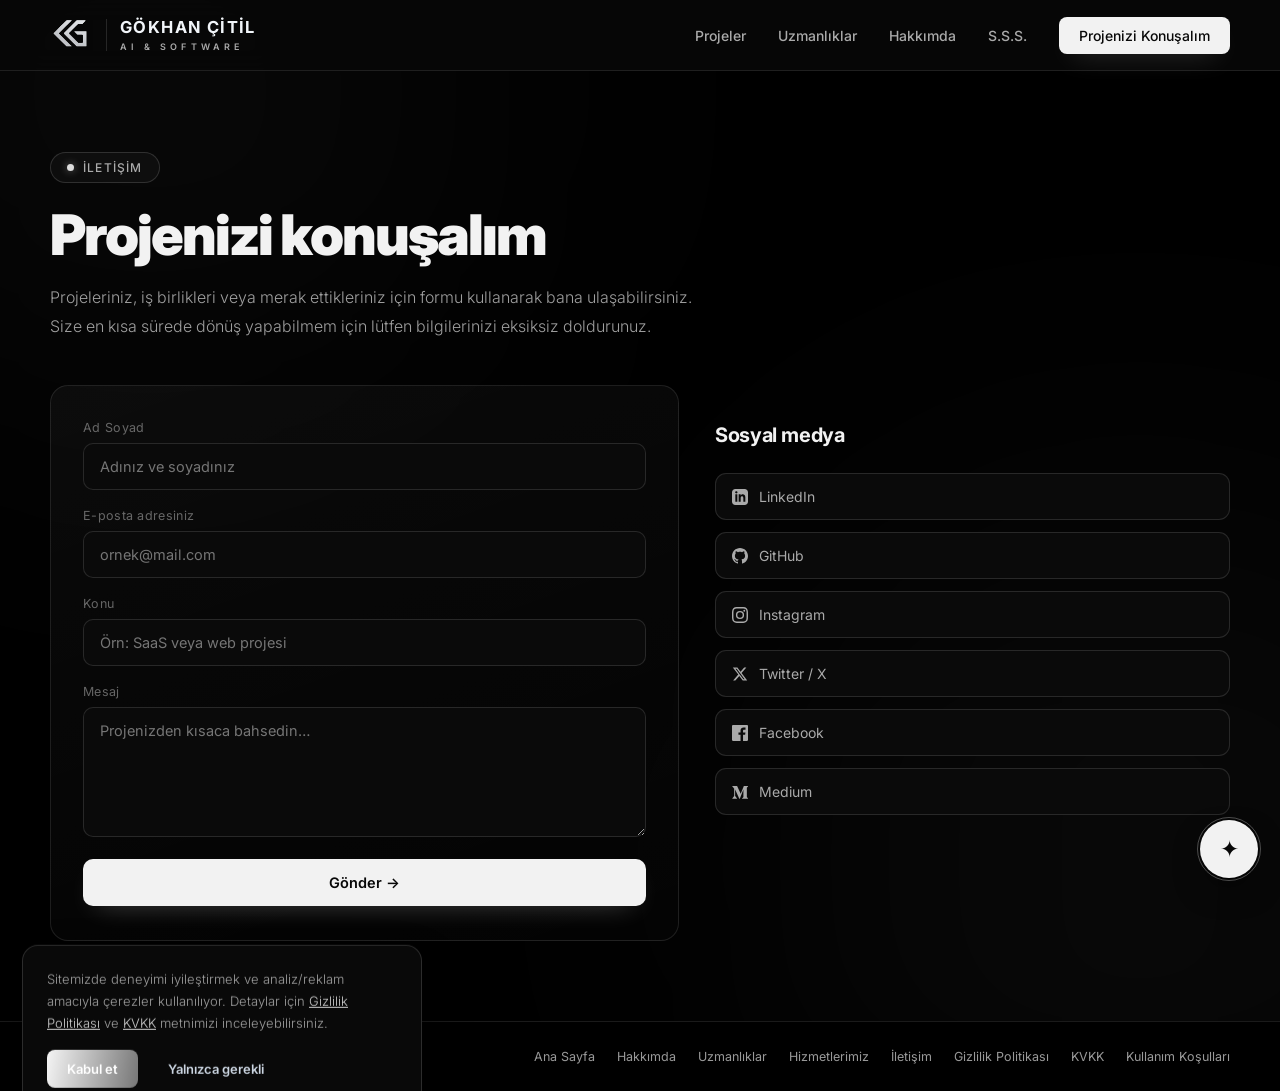
<file: iletisim.html>
<!DOCTYPE html>
<html lang="tr">
<head>
    <meta charset="UTF-8">
    <meta name="viewport" content="width=device-width, initial-scale=1.0">
    <title>İletişim | Gökhan ÇİTİL</title>
    <meta name="description" content="Proje talepleriniz ve iş birlikleri için Gökhan Çitil ile iletişime geçin. gokhancitil@gmail.com">
    <meta name="author" content="Gökhan ÇİTİL">
    <link rel="canonical" href="https://gokhancitil.com/iletisim.html">
    <link rel="icon" type="image/png" href="gokhan-citil-logo-mono.png">
    <meta property="og:type" content="website">
    <meta property="og:locale" content="tr_TR">
    <meta property="og:url" content="https://gokhancitil.com/iletisim.html">
    <meta property="og:title" content="İletişim | Gökhan ÇİTİL">
    <meta property="og:description" content="Proje talepleriniz ve iş birlikleri için Gökhan Çitil ile iletişime geçin. gokhancitil@gmail.com">
    <meta property="og:image" content="https://gokhancitil.com/gokhan-citil-logo-mono.png">
    <meta name="twitter:card" content="summary_large_image">
    <meta name="twitter:title" content="İletişim | Gökhan ÇİTİL">
    <meta name="twitter:description" content="Proje talepleriniz ve iş birlikleri için Gökhan Çitil ile iletişime geçin. gokhancitil@gmail.com">
    <meta name="twitter:image" content="https://gokhancitil.com/gokhan-citil-logo-mono.png">
    <script type="application/ld+json">
    {"@context":"https://schema.org","@graph":[
        {"@type":"WebPage","url":"https://gokhancitil.com/iletisim.html","name":"İletişim | Gökhan ÇİTİL",
         "description":"Proje talepleriniz ve iş birlikleri için Gökhan Çitil ile iletişime geçin. gokhancitil@gmail.com","inLanguage":"tr-TR","about":{"@id":"https://gokhancitil.com/#gokhancitil"},
         "isPartOf":{"@id":"https://gokhancitil.com/#website"}},
        {"@type":"ContactPage","url":"https://gokhancitil.com/iletisim.html",
         "mainEntity":{"@type":"Person","@id":"https://gokhancitil.com/#gokhancitil","name":"Gökhan Çitil",
         "email":"mailto:gokhancitil@gmail.com","url":"https://gokhancitil.com/"}},
        {"@type":"BreadcrumbList","itemListElement":[
          {"@type":"ListItem","position":1,"name":"Ana Sayfa","item":"https://gokhancitil.com/"},
          {"@type":"ListItem","position":2,"name":"İletişim","item":"https://gokhancitil.com/iletisim.html"}
        ]}
    ]}
    </script>
    <link rel="stylesheet" href="style.css">
<style id="monochrome-internal">
html,body{background:#000000!important;color:#f2f2f2!important}
.bg-glow.a,.bg-glow.b{background:rgba(255,255,255,.035)!important}
header{background:rgba(8,8,8,.86)!important;border-bottom-color:rgba(255,255,255,.1)!important}
.brand-mark{filter:none!important}.brand-text i{background:none!important;-webkit-text-fill-color:#aaa!important;color:#aaa!important}
.nav-links a{color:#aaa!important}.nav-links a:hover,.nav-links a.active{color:#fff!important}.nav-cta,.btn-primary{background:#f2f2f2!important;color:#080808!important;box-shadow:0 10px 28px -14px rgba(255,255,255,.32)!important}
.eyebrow{border-color:rgba(255,255,255,.14)!important;background:rgba(255,255,255,.03)!important;color:#aaa!important}.eyebrow .dot{background:#ddd!important;box-shadow:0 0 8px rgba(255,255,255,.4)!important}
.grad{background:none!important;-webkit-text-fill-color:#f2f2f2!important;color:#f2f2f2!important}
.card,.cta-box{background:linear-gradient(160deg,rgba(255,255,255,.045),rgba(255,255,255,.012))!important;border-color:rgba(255,255,255,.11)!important;box-shadow:0 24px 60px -30px rgba(0,0,0,.8)!important}
.card::after{background:radial-gradient(500px circle at var(--mx,50%) var(--my,0%),rgba(255,255,255,.05),transparent 45%)!important}.card:hover{border-color:rgba(255,255,255,.22)!important}
.card .ico{background:rgba(255,255,255,.05)!important;border-color:rgba(255,255,255,.14)!important}.tags i,.skill-list i{background:rgba(255,255,255,.04)!important;border-color:rgba(255,255,255,.12)!important;color:#d0d0d0!important}
.btn-ghost{border-color:rgba(255,255,255,.2)!important;background:rgba(255,255,255,.03)!important;color:#ddd!important}.btn-ghost:hover{background:rgba(255,255,255,.09)!important}
.timeline{border-left-color:rgba(255,255,255,.16)!important}.timeline .tl::before{background:#eee!important;box-shadow:0 0 10px rgba(255,255,255,.3)!important}.timeline .tl b{color:#eee!important}
footer{border-top-color:rgba(255,255,255,.1)!important}footer a{color:#999!important}footer a:hover{color:#fff!important}
#cookie{background:rgba(10,10,10,.96)!important;border-color:rgba(255,255,255,.14)!important}#cookie p a{color:#d0d0d0!important}
</style>
<style id="mobile-internal-fix">@media(max-width:900px){*,*::before,*::after{box-sizing:border-box}html,body{width:100%;max-width:100%;overflow-x:clip}header,main,section,footer,.cards,.card,.cta-box,.wrap{width:100%;max-width:100%;min-width:0}h1,h2,h3,p{max-width:100%;overflow-wrap:anywhere}.page-title,.sec-title{font-size:clamp(30px,9vw,46px);letter-spacing:-1.2px;white-space:normal!important;overflow-wrap:anywhere;word-break:break-word}.sec-lead{font-size:15px}.cards{grid-template-columns:1fr!important}.skill-list{width:100%;display:grid!important;grid-template-columns:repeat(2,minmax(0,1fr));gap:8px}.skill-list i,.tags i{min-width:0;overflow-wrap:anywhere}.btn-row{width:100%}.btn{max-width:100%;white-space:normal}.footer-right{max-width:100%;gap:14px}}
</style><style id="mobile-final-hardening">@media(max-width:640px){html,body{width:100%;max-width:100%;min-width:0;overflow-x:clip}main{width:100%;max-width:100%;min-width:0;overflow:clip}section{width:100%;max-width:100%;min-width:0;padding-left:16px!important;padding-right:16px!important}.wrap,.cards,.card,.cta-box,.skill-list,.btn-row,form,input,textarea,select,button{width:100%;max-width:100%;min-width:0;box-sizing:border-box}h1,h2,h3,p,a,span{max-width:100%;overflow-wrap:break-word}.page-title,.sec-title{white-space:normal!important;overflow-wrap:break-word;word-break:normal}.cards{grid-template-columns:1fr!important}.skill-list{display:grid!important;grid-template-columns:repeat(2,minmax(0,1fr));gap:8px}.skill-list i,.tags i{min-width:0;max-width:100%;overflow-wrap:anywhere}.btn-row{display:grid;grid-template-columns:1fr}.btn{width:100%;max-width:100%;min-width:0;white-space:normal}.footer-right{width:100%;max-width:100%;justify-content:center;gap:12px}}
</style><style id="internal-assistant-monochrome">#gc-fab{background:#f2f2f2!important;color:#080808!important;box-shadow:0 14px 34px -10px rgba(0,0,0,.65)!important}#gc-fab::after{border-color:rgba(255,255,255,.28)!important}#gc-panel{border-color:rgba(255,255,255,.14)!important;background:linear-gradient(170deg,#121212,#080808 70%)!important;box-shadow:0 40px 90px -26px rgba(0,0,0,.92)!important}#gc-head .orb{background:#f2f2f2!important;color:#080808!important;box-shadow:0 0 18px -4px rgba(255,255,255,.35)!important}#gc-head small{color:#d0d0d0!important}#gc-head small::before{background:#ddd!important;box-shadow:0 0 8px rgba(255,255,255,.35)!important}#gc-close{color:#999!important}#gc-log::-webkit-scrollbar-thumb{background:rgba(255,255,255,.28)!important}.gc-msg.me{background:#1a1a1a!important;color:#f2f2f2!important}.gc-msg.ai{color:#bdbdbd!important}.gc-msg.ai i{color:#aaa!important}.gc-links a{color:#ddd!important;background:rgba(255,255,255,.06)!important;border-color:rgba(255,255,255,.14)!important}.gc-links a:hover{background:rgba(255,255,255,.12)!important}.gc-typing i{background:#ddd!important}#gc-chips button{color:#bbb!important}#gc-chips button:hover{border-color:rgba(255,255,255,.35)!important}#gc-send{background:#f2f2f2!important;color:#080808!important}#gc-in:focus{border-color:rgba(255,255,255,.45)!important}#gc-in::placeholder,#gc-note{color:#777!important}#gc-tip{border-color:rgba(255,255,255,.16)!important;background:rgba(12,12,12,.96)!important;color:#ccc!important}</style>
<style id="contact-monochrome-fix">
.form-group input,.form-group textarea{background:#0a0a0a!important;border-color:rgba(255,255,255,.12)!important;color:#f2f2f2!important}
.form-group input:hover,.form-group textarea:hover{border-color:rgba(255,255,255,.2)!important}
.form-group input:focus,.form-group textarea:focus{border-color:rgba(255,255,255,.45)!important;background:#0d0d0d!important;box-shadow:0 0 0 3px rgba(255,255,255,.05)!important}
.info-list a{background:#0a0a0a!important;border-color:rgba(255,255,255,.12)!important;box-shadow:none!important}
.info-list a:hover{border-color:rgba(255,255,255,.24)!important;background:#101010!important}
.contact-title-row .page-title{margin:0}
.contact-info-column{position:relative}
.contact-info-video{display:block;width:176px;height:auto;max-width:100%;object-fit:contain;position:absolute;top:-220px;left:50%;margin:0;transform:translateX(-50%)}
@media(max-width:1080px){.contact-info-video{position:static;width:130px;margin:0 auto 22px;transform:none}}
</style>
<style id="contact-submit-pointer-fix">form button.btn.btn-primary[type="submit"]{cursor:pointer!important}</style>
</head>
<body>

    <div class="bg-glow a"></div>
    <div class="bg-glow b"></div>

    <header id="site-header">
        <a class="brand" href="index.html" aria-label="Gökhan Çitil — ana sayfa">
            <img src="gokhan-citil-logo-mono.png" alt="" class="brand-mark">
            <span class="brand-text"><b>GÖKHAN ÇİTİL</b><i>AI &amp; SOFTWARE</i></span>
        </a>
        <nav class="nav-links" id="nav">
            <a href="index.html#projeler">Projeler</a>
            <a href="index.html#uzmanlik">Uzmanlıklar</a>
            <a href="index.html#kimdir">Hakkımda</a>
            <a href="index.html#sss">S.S.S.</a>
            <a href="iletisim.html" class="nav-cta">Projenizi Konuşalım</a>
        </nav>
        <button class="burger" id="burger" aria-label="Menü"><span></span><span></span><span></span></button>
    </header>

    <main>
    <section>
        <div class="reveal">
            <div class="eyebrow"><span class="dot"></span> İletişim</div>
            <h1 class="page-title">Projenizi <span class="grad">konuşalım</span></h1>
            <p class="sec-lead">Projeleriniz, iş birlikleri veya merak ettikleriniz için formu kullanarak bana
            ulaşabilirsiniz. Size en kısa sürede dönüş yapabilmem için lütfen bilgilerinizi eksiksiz doldurunuz.</p>
        </div>
        <div class="contact-grid">
            <div class="form-card reveal">
                <form action="https://formsubmit.co/gokhancitil@gmail.com" method="POST">
                    <input type="text" name="_honey" style="display:none">
                    <input type="hidden" name="_captcha" value="false">
                    <input type="hidden" name="_subject" value="gokhancitil.com — Yeni İletişim Formu">
                    <input type="hidden" name="_template" value="table">
                    <input type="hidden" name="_next" value="https://gokhancitil.com/tesekkurler.html">
                    <div class="form-group">
                        <label for="ad">Ad Soyad</label>
                        <input id="ad" type="text" name="name" placeholder="Adınız ve soyadınız" required>
                    </div>
                    <div class="form-group">
                        <label for="mail">E-posta adresiniz</label>
                        <input id="mail" type="email" name="email" placeholder="ornek@mail.com" required>
                    </div>
                    <div class="form-group">
                        <label for="konu">Konu</label>
                        <input id="konu" type="text" name="subject" placeholder="Örn: SaaS veya web projesi">
                    </div>
                    <div class="form-group">
                        <label for="msj">Mesaj</label>
                        <textarea id="msj" name="message" placeholder="Projenizden kısaca bahsedin…" required></textarea>
                    </div>
                    <button type="submit" class="btn btn-primary" style="width:100%;justify-content:center">Gönder &rarr;</button>
                </form>
            </div>
            <div class="reveal contact-info-column">
                <video class="contact-info-video" autoplay muted loop playsinline preload="metadata" aria-hidden="true"><source src="assets/videos/3d-integrate-weekend.mp4" type="video/mp4"></video>
                <h3 class="sub-title">Sosyal medya</h3>
                <div class="info-list">
                    <a href="https://www.linkedin.com/in/gokhancitil" target="_blank" rel="me noopener"><svg viewBox="0 0 24 24" width="16" height="16"><path d="M19 0h-14c-2.761 0-5 2.239-5 5v14c0 2.761 2.239 5 5 5h14c2.762 0 5-2.239 5-5v-14c0-2.761-2.238-5-5-5zm-11 19h-3v-11h3v11zm-1.5-12.268c-.966 0-1.75-.79-1.75-1.764s.784-1.764 1.75-1.764 1.75.79 1.75 1.764-.783 1.764-1.75 1.764zm13.5 12.268h-3v-5.604c0-3.368-4-3.113-4 0v5.604h-3v-11h3v1.765c1.396-2.586 7-2.777 7 2.476v6.759z"/></svg> LinkedIn</a>
                    <a href="https://github.com/gokhancitil" target="_blank" rel="me noopener"><svg viewBox="0 0 24 24" width="16" height="16"><path d="M12 0c-6.626 0-12 5.373-12 12 0 5.302 3.438 9.8 8.207 11.387.599.111.793-.261.793-.577v-2.234c-3.338.726-4.033-1.416-4.033-1.416-.546-1.387-1.333-1.756-1.333-1.756-1.089-.745.083-.729.083-.729 1.205.084 1.839 1.237 1.839 1.237 1.07 1.834 2.807 1.304 3.492.997.107-.775.418-1.305.762-1.604-2.665-.305-5.467-1.334-5.467-5.931 0-1.311.469-2.381 1.236-3.221-.124-.303-.535-1.524.117-3.176 0 0 1.008-.322 3.301 1.23.957-.266 1.983-.399 3.003-.404 1.02.005 2.047.138 3.006.404 2.291-1.552 3.297-1.23 3.297-1.23.653 1.653.242 2.874.118 3.176.77.84 1.235 1.911 1.235 3.221 0 4.609-2.807 5.624-5.479 5.921.43.372.823 1.102.823 2.222v3.293c0 .319.192.694.801.576 4.765-1.589 8.199-6.086 8.199-11.386 0-6.627-5.373-12-12-12z"/></svg> GitHub</a>
                    <a href="https://instagram.com/gokhancitil" target="_blank" rel="me noopener"><svg viewBox="0 0 24 24" width="16" height="16"><path d="M12 2.163c3.204 0 3.584.012 4.85.07 3.252.148 4.771 1.691 4.919 4.919.058 1.265.069 1.645.069 4.849 0 3.205-.012 3.584-.069 4.849-.149 3.225-1.664 4.771-4.919 4.919-1.266.058-1.644.07-4.85.07-3.204 0-3.584-.012-4.849-.07-3.26-.149-4.771-1.699-4.919-4.92-.058-1.265-.07-1.644-.07-4.849 0-3.204.013-3.583.07-4.849.149-3.227 1.664-4.771 4.919-4.919 1.266-.057 1.645-.069 4.849-.069zM12 0C8.741 0 8.333.014 7.053.072 2.695.272.273 2.69.073 7.052.014 8.333 0 8.741 0 12c0 3.259.014 3.668.072 4.948.2 4.358 2.618 6.78 6.98 6.98C8.333 23.986 8.741 24 12 24c3.259 0 3.668-.014 4.948-.072 4.354-.2 6.782-2.618 6.979-6.98.059-1.28.073-1.689.073-4.948 0-3.259-.014-3.667-.072-4.947-.196-4.354-2.617-6.78-6.979-6.98C15.668.014 15.259 0 12 0zm0 5.838a6.162 6.162 0 100 12.324 6.162 6.162 0 000-12.324zM12 16a4 4 0 110-8 4 4 0 010 8zm6.406-11.845a1.44 1.44 0 100 2.881 1.44 1.44 0 000-2.881z"/></svg> Instagram</a>
                    <a href="https://x.com/gokhancitil" target="_blank" rel="me noopener"><svg viewBox="0 0 24 24" width="16" height="16"><path d="M18.244 2.25h3.308l-7.227 8.26 8.502 11.24H16.17l-5.214-6.817L4.99 21.75H1.68l7.73-8.835L1.254 2.25H8.08l4.713 6.231zm-1.161 17.52h1.833L7.084 4.126H5.117z"/></svg> Twitter / X</a>
                    <a href="https://www.facebook.com/gokhancitil" target="_blank" rel="me noopener"><svg viewBox="0 0 24 24" width="16" height="16"><path d="M22.675 0h-21.35c-.732 0-1.325.593-1.325 1.325v21.351c0 .731.593 1.324 1.325 1.324h11.495v-9.294h-3.128v-3.622h3.128v-2.671c0-3.1 1.893-4.788 4.659-4.788 1.325 0 2.463.099 2.795.143v3.24l-1.918.001c-1.504 0-1.795.715-1.795 1.763v2.312h3.587l-.467 3.622h-3.12v9.293h6.116c.73 0 1.323-.593 1.323-1.325v-21.35c0-.732-.593-1.325-1.325-1.325z"/></svg> Facebook</a>
                    <a href="https://medium.com/@gokhancitil" target="_blank" rel="me noopener"><svg viewBox="0 0 24 24" width="16" height="16"><path d="M2.846 6.887c.03-.295-.083-.586-.303-.784l-2.24-2.7v-.403h7.358l5.378 11.795 4.728-11.795h6.65v.403l-1.916 1.837c-.165.126-.247.333-.213.538v13.498c-.034.204.048.411.213.537l1.871 1.837v.403h-9.412v-.403l1.939-1.882c.19-.19.19-.246.19-.537v-10.91l-5.389 13.688h-.728l-6.275-13.688v9.174c-.052.385.076.774.347 1.052l2.52 3.058v.404h-7.148v-.404l2.521-3.058c.27-.279.39-.67.325-1.052v-10.608z"/></svg> Medium</a>
                </div>
            </div>
        </div>
    </section>
    </main>

    <footer>
        <div class="footer-left">
            &copy; 2026 <img src="gokhan-citil-logo-mono.png" alt="Gökhan Çitil Logo" class="footer-logo"> <strong>Gökhan ÇİTİL</strong>. Tüm hakları saklıdır.
        </div>
        <div class="footer-right">
            <a href="index.html">Ana Sayfa</a>
            <a href="hakkimda.html">Hakkımda</a>
            <a href="uzmanliklar.html">Uzmanlıklar</a>
            <a href="hizmetlerimiz.html">Hizmetlerimiz</a>
            <a href="iletisim.html">İletişim</a>
            <a href="gizlilik.html">Gizlilik Politikası</a>
            <a href="kvkk.html">KVKK</a>
            <a href="kullanim.html">Kullanım Koşulları</a>
        </div>
    </footer>

    <div id="cookie">
        <p>Sitemizde deneyimi iyileştirmek ve analiz/reklam amacıyla çerezler kullanılıyor. Detaylar için
           <a href="gizlilik.html">Gizlilik Politikası</a> ve <a href="kvkk.html">KVKK</a> metnimizi inceleyebilirsiniz.</p>
        <div class="row">
            <button id="ck-yes">Kabul et</button>
            <button id="ck-no">Yalnızca gerekli</button>
        </div>
    </div>
    <script src="site.js"></script>
    <script src="assistant.js" defer></script>
</body>
</html>
</file>
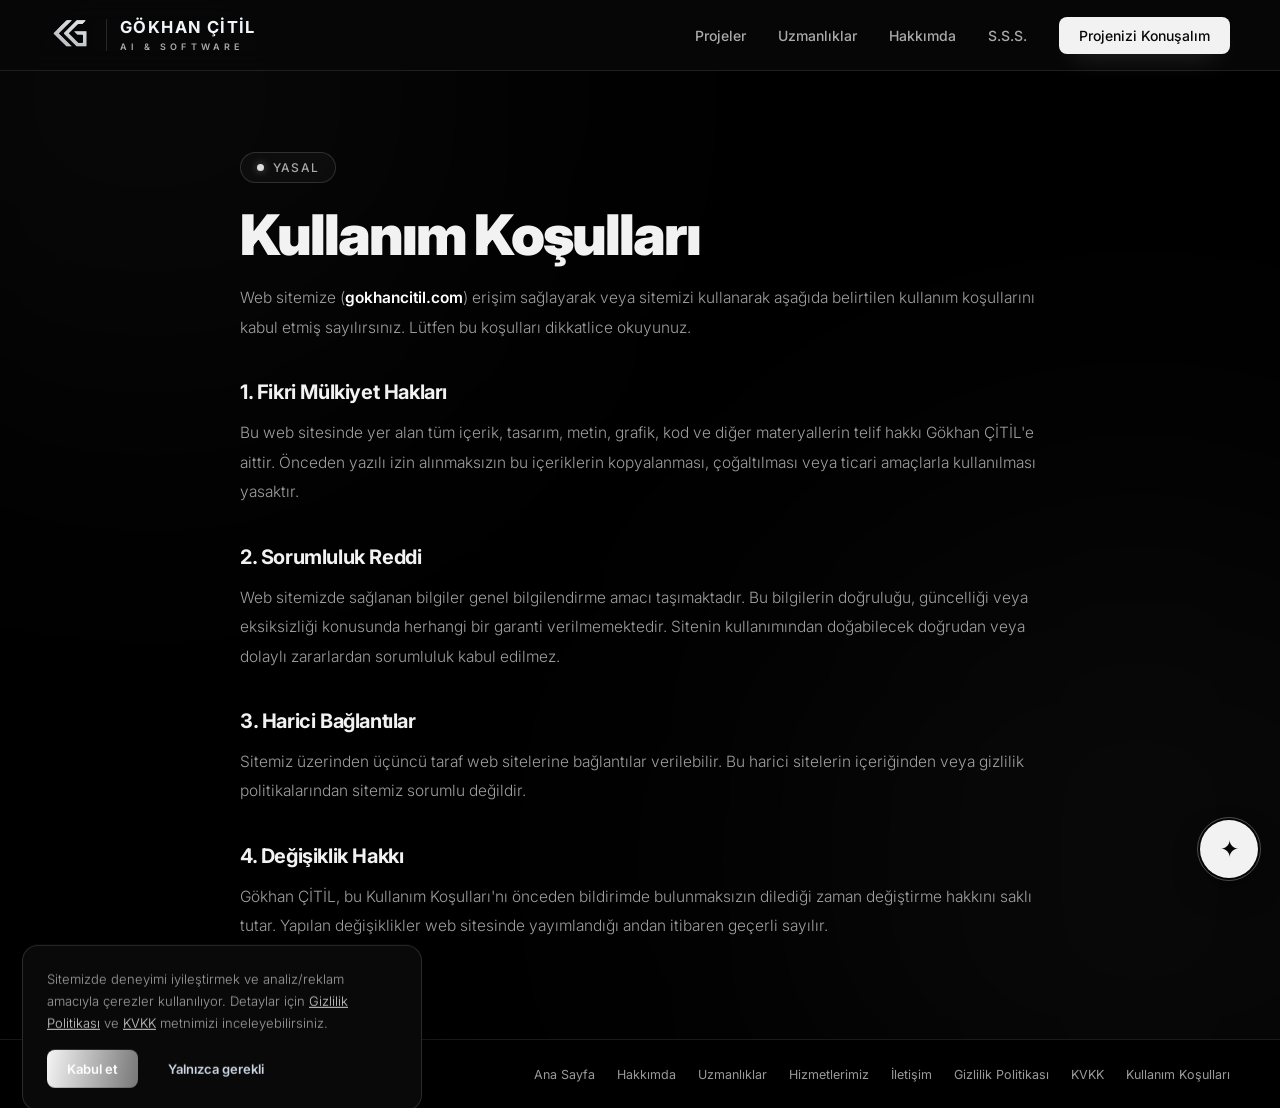
<file: kullanim.html>
<!DOCTYPE html>
<html lang="tr">
<head>
    <meta charset="UTF-8">
    <meta name="viewport" content="width=device-width, initial-scale=1.0">
    <title>Kullanım Koşulları | Gökhan ÇİTİL</title>
    <meta name="description" content="gokhancitil.com kullanım koşulları: fikri mülkiyet, sorumluluk reddi ve harici bağlantılar.">
    <meta name="author" content="Gökhan ÇİTİL">
    <link rel="canonical" href="https://gokhancitil.com/kullanim.html">
    <link rel="icon" type="image/png" href="gokhan-citil-logo-mono.png">
    <meta property="og:type" content="website">
    <meta property="og:locale" content="tr_TR">
    <meta property="og:url" content="https://gokhancitil.com/kullanim.html">
    <meta property="og:title" content="Kullanım Koşulları | Gökhan ÇİTİL">
    <meta property="og:description" content="gokhancitil.com kullanım koşulları: fikri mülkiyet, sorumluluk reddi ve harici bağlantılar.">
    <meta property="og:image" content="https://gokhancitil.com/gokhan-citil-logo-mono.png">
    <meta name="twitter:card" content="summary_large_image">
    <script type="application/ld+json">
    {"@context":"https://schema.org","@graph":[
        {"@type":"WebPage","url":"https://gokhancitil.com/kullanim.html","name":"Kullanım Koşulları | Gökhan ÇİTİL",
         "description":"gokhancitil.com kullanım koşulları: fikri mülkiyet, sorumluluk reddi ve harici bağlantılar.","inLanguage":"tr-TR","about":{"@id":"https://gokhancitil.com/#gokhancitil"},
         "isPartOf":{"@id":"https://gokhancitil.com/#website"}},
        {"@type":"BreadcrumbList","itemListElement":[
          {"@type":"ListItem","position":1,"name":"Ana Sayfa","item":"https://gokhancitil.com/"},
          {"@type":"ListItem","position":2,"name":"Kullanım Koşulları","item":"https://gokhancitil.com/kullanim.html"}
        ]}
    ]}
    </script>
    <link rel="stylesheet" href="style.css">
<style id="monochrome-internal">
html,body{background:#000000!important;color:#f2f2f2!important}
.bg-glow.a,.bg-glow.b{background:rgba(255,255,255,.035)!important}
header{background:rgba(8,8,8,.86)!important;border-bottom-color:rgba(255,255,255,.1)!important}
.brand-mark{filter:none!important}.brand-text i{background:none!important;-webkit-text-fill-color:#aaa!important;color:#aaa!important}
.nav-links a{color:#aaa!important}.nav-links a:hover,.nav-links a.active{color:#fff!important}.nav-cta,.btn-primary{background:#f2f2f2!important;color:#080808!important;box-shadow:0 10px 28px -14px rgba(255,255,255,.32)!important}
.eyebrow{border-color:rgba(255,255,255,.14)!important;background:rgba(255,255,255,.03)!important;color:#aaa!important}.eyebrow .dot{background:#ddd!important;box-shadow:0 0 8px rgba(255,255,255,.4)!important}
.grad{background:none!important;-webkit-text-fill-color:#f2f2f2!important;color:#f2f2f2!important}
.card,.cta-box{background:linear-gradient(160deg,rgba(255,255,255,.045),rgba(255,255,255,.012))!important;border-color:rgba(255,255,255,.11)!important;box-shadow:0 24px 60px -30px rgba(0,0,0,.8)!important}
.card::after{background:radial-gradient(500px circle at var(--mx,50%) var(--my,0%),rgba(255,255,255,.05),transparent 45%)!important}.card:hover{border-color:rgba(255,255,255,.22)!important}
.card .ico{background:rgba(255,255,255,.05)!important;border-color:rgba(255,255,255,.14)!important}.tags i,.skill-list i{background:rgba(255,255,255,.04)!important;border-color:rgba(255,255,255,.12)!important;color:#d0d0d0!important}
.btn-ghost{border-color:rgba(255,255,255,.2)!important;background:rgba(255,255,255,.03)!important;color:#ddd!important}.btn-ghost:hover{background:rgba(255,255,255,.09)!important}
.timeline{border-left-color:rgba(255,255,255,.16)!important}.timeline .tl::before{background:#eee!important;box-shadow:0 0 10px rgba(255,255,255,.3)!important}.timeline .tl b{color:#eee!important}
footer{border-top-color:rgba(255,255,255,.1)!important}footer a{color:#999!important}footer a:hover{color:#fff!important}
#cookie{background:rgba(10,10,10,.96)!important;border-color:rgba(255,255,255,.14)!important}#cookie p a{color:#d0d0d0!important}
</style>
<style id="internal-assistant-monochrome">#gc-fab{background:#f2f2f2!important;color:#080808!important;box-shadow:0 14px 34px -10px rgba(0,0,0,.65)!important}#gc-fab::after{border-color:rgba(255,255,255,.28)!important}#gc-panel{border-color:rgba(255,255,255,.14)!important;background:linear-gradient(170deg,#121212,#080808 70%)!important;box-shadow:0 40px 90px -26px rgba(0,0,0,.92)!important}#gc-head .orb{background:#f2f2f2!important;color:#080808!important;box-shadow:0 0 18px -4px rgba(255,255,255,.35)!important}#gc-head small{color:#d0d0d0!important}#gc-head small::before{background:#ddd!important;box-shadow:0 0 8px rgba(255,255,255,.35)!important}#gc-close{color:#999!important}#gc-log::-webkit-scrollbar-thumb{background:rgba(255,255,255,.28)!important}.gc-msg.me{background:#1a1a1a!important;color:#f2f2f2!important}.gc-msg.ai{color:#bdbdbd!important}.gc-msg.ai i{color:#aaa!important}.gc-links a{color:#ddd!important;background:rgba(255,255,255,.06)!important;border-color:rgba(255,255,255,.14)!important}.gc-links a:hover{background:rgba(255,255,255,.12)!important}.gc-typing i{background:#ddd!important}#gc-chips button{color:#bbb!important}#gc-chips button:hover{border-color:rgba(255,255,255,.35)!important}#gc-send{background:#f2f2f2!important;color:#080808!important}#gc-in:focus{border-color:rgba(255,255,255,.45)!important}#gc-in::placeholder,#gc-note{color:#777!important}#gc-tip{border-color:rgba(255,255,255,.16)!important;background:rgba(12,12,12,.96)!important;color:#ccc!important}</style>
</head>
<body>

    <div class="bg-glow a"></div>
    <div class="bg-glow b"></div>

    <header id="site-header">
        <a class="brand" href="index.html" aria-label="Gökhan Çitil — ana sayfa">
            <img src="gokhan-citil-logo-mono.png" alt="" class="brand-mark">
            <span class="brand-text"><b>GÖKHAN ÇİTİL</b><i>AI &amp; SOFTWARE</i></span>
        </a>
        <nav class="nav-links" id="nav">
            <a href="index.html#projeler">Projeler</a>
            <a href="index.html#uzmanlik">Uzmanlıklar</a>
            <a href="index.html#kimdir">Hakkımda</a>
            <a href="index.html#sss">S.S.S.</a>
            <a href="iletisim.html" class="nav-cta">Projenizi Konuşalım</a>
        </nav>
        <button class="burger" id="burger" aria-label="Menü"><span></span><span></span><span></span></button>
    </header>

    <main>
    <section class="narrow">
        <div class="reveal">
            <div class="eyebrow"><span class="dot"></span> Yasal</div>
            <h1 class="page-title">Kullanım Koşulları</h1>
        </div>
        <div class="prose reveal">
            <p>Web sitemize (<strong>gokhancitil.com</strong>) erişim sağlayarak veya sitemizi kullanarak aşağıda belirtilen kullanım koşullarını kabul etmiş sayılırsınız. Lütfen bu koşulları dikkatlice okuyunuz.</p>
            <h3 class="sub-title">1. Fikri Mülkiyet Hakları</h3>
            <p>Bu web sitesinde yer alan tüm içerik, tasarım, metin, grafik, kod ve diğer materyallerin telif hakkı Gökhan ÇİTİL'e aittir. Önceden yazılı izin alınmaksızın bu içeriklerin kopyalanması, çoğaltılması veya ticari amaçlarla kullanılması yasaktır.</p>
            <h3 class="sub-title">2. Sorumluluk Reddi</h3>
            <p>Web sitemizde sağlanan bilgiler genel bilgilendirme amacı taşımaktadır. Bu bilgilerin doğruluğu, güncelliği veya eksiksizliği konusunda herhangi bir garanti verilmemektedir. Sitenin kullanımından doğabilecek doğrudan veya dolaylı zararlardan sorumluluk kabul edilmez.</p>
            <h3 class="sub-title">3. Harici Bağlantılar</h3>
            <p>Sitemiz üzerinden üçüncü taraf web sitelerine bağlantılar verilebilir. Bu harici sitelerin içeriğinden veya gizlilik politikalarından sitemiz sorumlu değildir.</p>
            <h3 class="sub-title">4. Değişiklik Hakkı</h3>
            <p>Gökhan ÇİTİL, bu Kullanım Koşulları'nı önceden bildirimde bulunmaksızın dilediği zaman değiştirme hakkını saklı tutar. Yapılan değişiklikler web sitesinde yayımlandığı andan itibaren geçerli sayılır.</p>
        </div>
    </section>
    </main>

    <footer>
        <div class="footer-left">
            &copy; 2026 <img src="gokhan-citil-logo-mono.png" alt="Gökhan Çitil Logo" class="footer-logo"> <strong>Gökhan ÇİTİL</strong>. Tüm hakları saklıdır.
        </div>
        <div class="footer-right">
            <a href="index.html">Ana Sayfa</a>
            <a href="hakkimda.html">Hakkımda</a>
            <a href="uzmanliklar.html">Uzmanlıklar</a>
            <a href="hizmetlerimiz.html">Hizmetlerimiz</a>
            <a href="iletisim.html">İletişim</a>
            <a href="gizlilik.html">Gizlilik Politikası</a>
            <a href="kvkk.html">KVKK</a>
            <a href="kullanim.html">Kullanım Koşulları</a>
        </div>
    </footer>

    <div id="cookie">
        <p>Sitemizde deneyimi iyileştirmek ve analiz/reklam amacıyla çerezler kullanılıyor. Detaylar için
           <a href="gizlilik.html">Gizlilik Politikası</a> ve <a href="kvkk.html">KVKK</a> metnimizi inceleyebilirsiniz.</p>
        <div class="row">
            <button id="ck-yes">Kabul et</button>
            <button id="ck-no">Yalnızca gerekli</button>
        </div>
    </div>
    <script src="site.js"></script>
    <script src="assistant.js" defer></script>
</body>
</html>
</file>
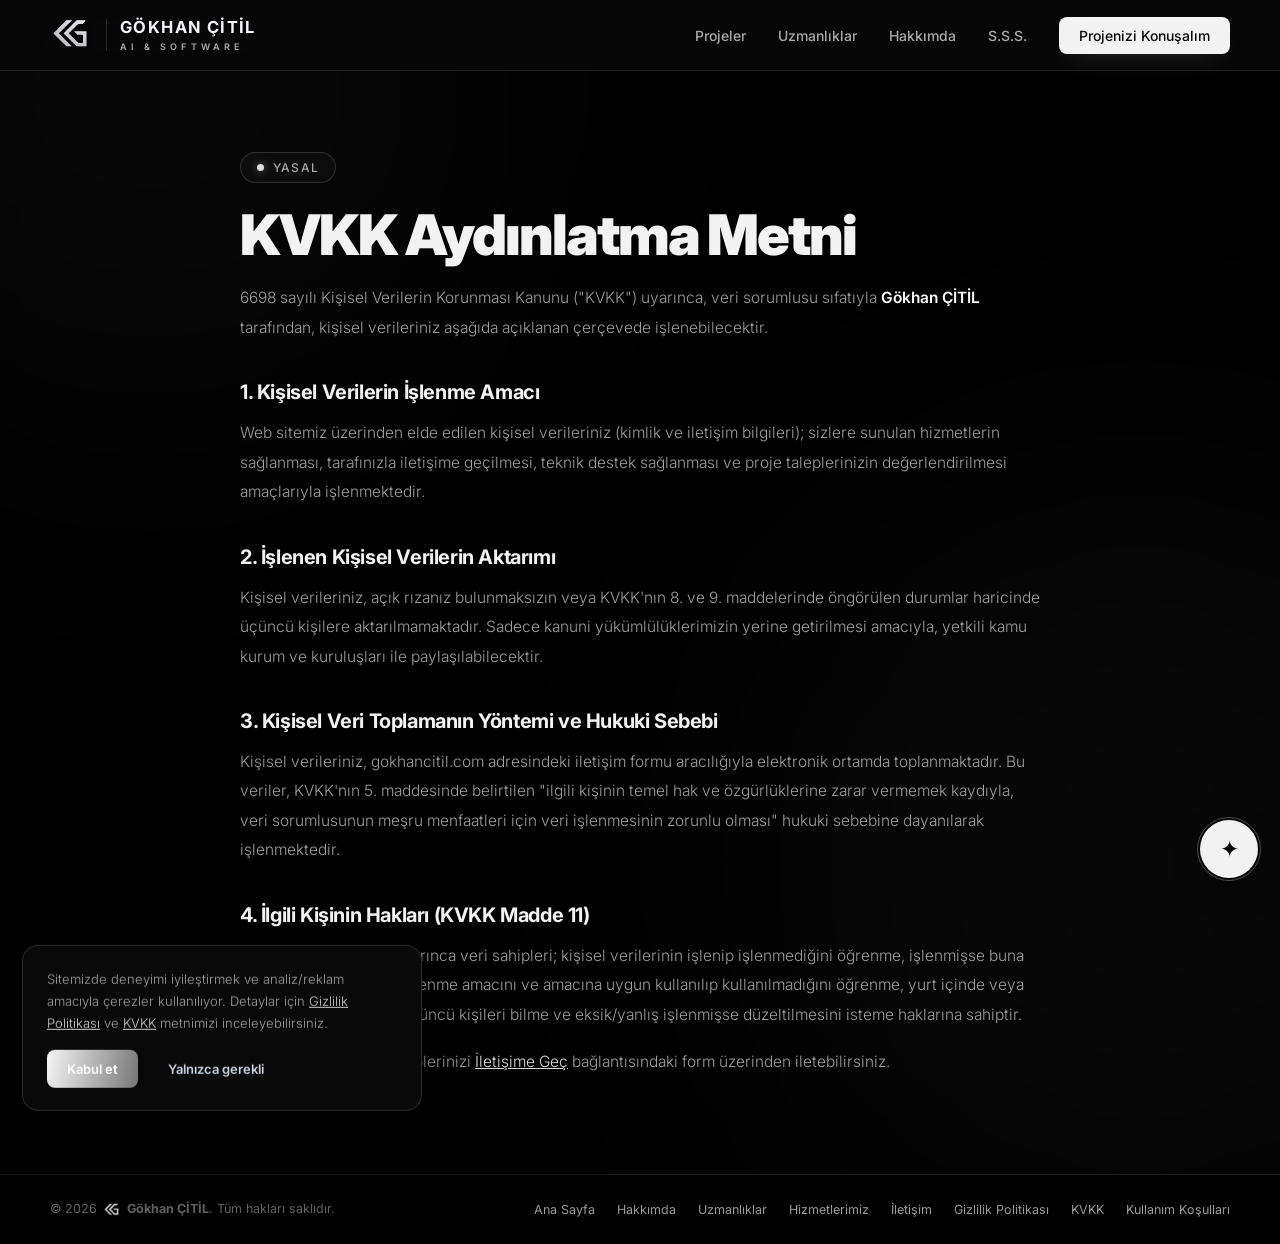
<file: kvkk.html>
<!DOCTYPE html>
<html lang="tr">
<head>
    <meta charset="UTF-8">
    <meta name="viewport" content="width=device-width, initial-scale=1.0">
    <title>KVKK Aydınlatma Metni | Gökhan ÇİTİL</title>
    <meta name="description" content="6698 sayılı KVKK kapsamında kişisel verilerin işlenmesine ilişkin aydınlatma metni.">
    <meta name="author" content="Gökhan ÇİTİL">
    <link rel="canonical" href="https://gokhancitil.com/kvkk.html">
    <link rel="icon" type="image/png" href="gokhan-citil-logo-mono.png">
    <meta property="og:type" content="website">
    <meta property="og:locale" content="tr_TR">
    <meta property="og:url" content="https://gokhancitil.com/kvkk.html">
    <meta property="og:title" content="KVKK Aydınlatma Metni | Gökhan ÇİTİL">
    <meta property="og:description" content="6698 sayılı KVKK kapsamında kişisel verilerin işlenmesine ilişkin aydınlatma metni.">
    <meta property="og:image" content="https://gokhancitil.com/gokhan-citil-logo-mono.png">
    <meta name="twitter:card" content="summary_large_image">
    <script type="application/ld+json">
    {"@context":"https://schema.org","@graph":[
        {"@type":"WebPage","url":"https://gokhancitil.com/kvkk.html","name":"KVKK Aydınlatma Metni | Gökhan ÇİTİL",
         "description":"6698 sayılı KVKK kapsamında kişisel verilerin işlenmesine ilişkin aydınlatma metni.","inLanguage":"tr-TR","about":{"@id":"https://gokhancitil.com/#gokhancitil"},
         "isPartOf":{"@id":"https://gokhancitil.com/#website"}},
        {"@type":"BreadcrumbList","itemListElement":[
          {"@type":"ListItem","position":1,"name":"Ana Sayfa","item":"https://gokhancitil.com/"},
          {"@type":"ListItem","position":2,"name":"KVKK","item":"https://gokhancitil.com/kvkk.html"}
        ]}
    ]}
    </script>
    <link rel="stylesheet" href="style.css">
<style id="monochrome-internal">
html,body{background:#000000!important;color:#f2f2f2!important}
.bg-glow.a,.bg-glow.b{background:rgba(255,255,255,.035)!important}
header{background:rgba(8,8,8,.86)!important;border-bottom-color:rgba(255,255,255,.1)!important}
.brand-mark{filter:none!important}.brand-text i{background:none!important;-webkit-text-fill-color:#aaa!important;color:#aaa!important}
.nav-links a{color:#aaa!important}.nav-links a:hover,.nav-links a.active{color:#fff!important}.nav-cta,.btn-primary{background:#f2f2f2!important;color:#080808!important;box-shadow:0 10px 28px -14px rgba(255,255,255,.32)!important}
.eyebrow{border-color:rgba(255,255,255,.14)!important;background:rgba(255,255,255,.03)!important;color:#aaa!important}.eyebrow .dot{background:#ddd!important;box-shadow:0 0 8px rgba(255,255,255,.4)!important}
.grad{background:none!important;-webkit-text-fill-color:#f2f2f2!important;color:#f2f2f2!important}
.card,.cta-box{background:linear-gradient(160deg,rgba(255,255,255,.045),rgba(255,255,255,.012))!important;border-color:rgba(255,255,255,.11)!important;box-shadow:0 24px 60px -30px rgba(0,0,0,.8)!important}
.card::after{background:radial-gradient(500px circle at var(--mx,50%) var(--my,0%),rgba(255,255,255,.05),transparent 45%)!important}.card:hover{border-color:rgba(255,255,255,.22)!important}
.card .ico{background:rgba(255,255,255,.05)!important;border-color:rgba(255,255,255,.14)!important}.tags i,.skill-list i{background:rgba(255,255,255,.04)!important;border-color:rgba(255,255,255,.12)!important;color:#d0d0d0!important}
.btn-ghost{border-color:rgba(255,255,255,.2)!important;background:rgba(255,255,255,.03)!important;color:#ddd!important}.btn-ghost:hover{background:rgba(255,255,255,.09)!important}
.timeline{border-left-color:rgba(255,255,255,.16)!important}.timeline .tl::before{background:#eee!important;box-shadow:0 0 10px rgba(255,255,255,.3)!important}.timeline .tl b{color:#eee!important}
footer{border-top-color:rgba(255,255,255,.1)!important}footer a{color:#999!important}footer a:hover{color:#fff!important}
#cookie{background:rgba(10,10,10,.96)!important;border-color:rgba(255,255,255,.14)!important}#cookie p a{color:#d0d0d0!important}
</style>
<style id="internal-assistant-monochrome">#gc-fab{background:#f2f2f2!important;color:#080808!important;box-shadow:0 14px 34px -10px rgba(0,0,0,.65)!important}#gc-fab::after{border-color:rgba(255,255,255,.28)!important}#gc-panel{border-color:rgba(255,255,255,.14)!important;background:linear-gradient(170deg,#121212,#080808 70%)!important;box-shadow:0 40px 90px -26px rgba(0,0,0,.92)!important}#gc-head .orb{background:#f2f2f2!important;color:#080808!important;box-shadow:0 0 18px -4px rgba(255,255,255,.35)!important}#gc-head small{color:#d0d0d0!important}#gc-head small::before{background:#ddd!important;box-shadow:0 0 8px rgba(255,255,255,.35)!important}#gc-close{color:#999!important}#gc-log::-webkit-scrollbar-thumb{background:rgba(255,255,255,.28)!important}.gc-msg.me{background:#1a1a1a!important;color:#f2f2f2!important}.gc-msg.ai{color:#bdbdbd!important}.gc-msg.ai i{color:#aaa!important}.gc-links a{color:#ddd!important;background:rgba(255,255,255,.06)!important;border-color:rgba(255,255,255,.14)!important}.gc-links a:hover{background:rgba(255,255,255,.12)!important}.gc-typing i{background:#ddd!important}#gc-chips button{color:#bbb!important}#gc-chips button:hover{border-color:rgba(255,255,255,.35)!important}#gc-send{background:#f2f2f2!important;color:#080808!important}#gc-in:focus{border-color:rgba(255,255,255,.45)!important}#gc-in::placeholder,#gc-note{color:#777!important}#gc-tip{border-color:rgba(255,255,255,.16)!important;background:rgba(12,12,12,.96)!important;color:#ccc!important}</style>
</head>
<body>

    <div class="bg-glow a"></div>
    <div class="bg-glow b"></div>

    <header id="site-header">
        <a class="brand" href="index.html" aria-label="Gökhan Çitil — ana sayfa">
            <img src="gokhan-citil-logo-mono.png" alt="" class="brand-mark">
            <span class="brand-text"><b>GÖKHAN ÇİTİL</b><i>AI &amp; SOFTWARE</i></span>
        </a>
        <nav class="nav-links" id="nav">
            <a href="index.html#projeler">Projeler</a>
            <a href="index.html#uzmanlik">Uzmanlıklar</a>
            <a href="index.html#kimdir">Hakkımda</a>
            <a href="index.html#sss">S.S.S.</a>
            <a href="iletisim.html" class="nav-cta">Projenizi Konuşalım</a>
        </nav>
        <button class="burger" id="burger" aria-label="Menü"><span></span><span></span><span></span></button>
    </header>

    <main>
    <section class="narrow">
        <div class="reveal">
            <div class="eyebrow"><span class="dot"></span> Yasal</div>
            <h1 class="page-title">KVKK Aydınlatma Metni</h1>
        </div>
        <div class="prose reveal">
            <p>6698 sayılı Kişisel Verilerin Korunması Kanunu ("KVKK") uyarınca, veri sorumlusu sıfatıyla <strong>Gökhan ÇİTİL</strong> tarafından, kişisel verileriniz aşağıda açıklanan çerçevede işlenebilecektir.</p>
            <h3 class="sub-title">1. Kişisel Verilerin İşlenme Amacı</h3>
            <p>Web sitemiz üzerinden elde edilen kişisel verileriniz (kimlik ve iletişim bilgileri); sizlere sunulan hizmetlerin sağlanması, tarafınızla iletişime geçilmesi, teknik destek sağlanması ve proje taleplerinizin değerlendirilmesi amaçlarıyla işlenmektedir.</p>
            <h3 class="sub-title">2. İşlenen Kişisel Verilerin Aktarımı</h3>
            <p>Kişisel verileriniz, açık rızanız bulunmaksızın veya KVKK'nın 8. ve 9. maddelerinde öngörülen durumlar haricinde üçüncü kişilere aktarılmamaktadır. Sadece kanuni yükümlülüklerimizin yerine getirilmesi amacıyla, yetkili kamu kurum ve kuruluşları ile paylaşılabilecektir.</p>
            <h3 class="sub-title">3. Kişisel Veri Toplamanın Yöntemi ve Hukuki Sebebi</h3>
            <p>Kişisel verileriniz, gokhancitil.com adresindeki iletişim formu aracılığıyla elektronik ortamda toplanmaktadır. Bu veriler, KVKK'nın 5. maddesinde belirtilen "ilgili kişinin temel hak ve özgürlüklerine zarar vermemek kaydıyla, veri sorumlusunun meşru menfaatleri için veri işlenmesinin zorunlu olması" hukuki sebebine dayanılarak işlenmektedir.</p>
            <h3 class="sub-title">4. İlgili Kişinin Hakları (KVKK Madde 11)</h3>
            <p>KVKK'nın 11. maddesi uyarınca veri sahipleri; kişisel verilerinin işlenip işlenmediğini öğrenme, işlenmişse buna ilişkin bilgi talep etme, işlenme amacını ve amacına uygun kullanılıp kullanılmadığını öğrenme, yurt içinde veya yurt dışında aktarıldığı üçüncü kişileri bilme ve eksik/yanlış işlenmişse düzeltilmesini isteme haklarına sahiptir.</p>
            <p>Bu haklarınıza ilişkin taleplerinizi <a href="iletisim.html">İletişime Geç</a> bağlantısındaki form üzerinden iletebilirsiniz.</p>
        </div>
    </section>
    </main>

    <footer>
        <div class="footer-left">
            &copy; 2026 <img src="gokhan-citil-logo-mono.png" alt="Gökhan Çitil Logo" class="footer-logo"> <strong>Gökhan ÇİTİL</strong>. Tüm hakları saklıdır.
        </div>
        <div class="footer-right">
            <a href="index.html">Ana Sayfa</a>
            <a href="hakkimda.html">Hakkımda</a>
            <a href="uzmanliklar.html">Uzmanlıklar</a>
            <a href="hizmetlerimiz.html">Hizmetlerimiz</a>
            <a href="iletisim.html">İletişim</a>
            <a href="gizlilik.html">Gizlilik Politikası</a>
            <a href="kvkk.html">KVKK</a>
            <a href="kullanim.html">Kullanım Koşulları</a>
        </div>
    </footer>

    <div id="cookie">
        <p>Sitemizde deneyimi iyileştirmek ve analiz/reklam amacıyla çerezler kullanılıyor. Detaylar için
           <a href="gizlilik.html">Gizlilik Politikası</a> ve <a href="kvkk.html">KVKK</a> metnimizi inceleyebilirsiniz.</p>
        <div class="row">
            <button id="ck-yes">Kabul et</button>
            <button id="ck-no">Yalnızca gerekli</button>
        </div>
    </div>
    <script src="site.js"></script>
    <script src="assistant.js" defer></script>
</body>
</html>
</file>
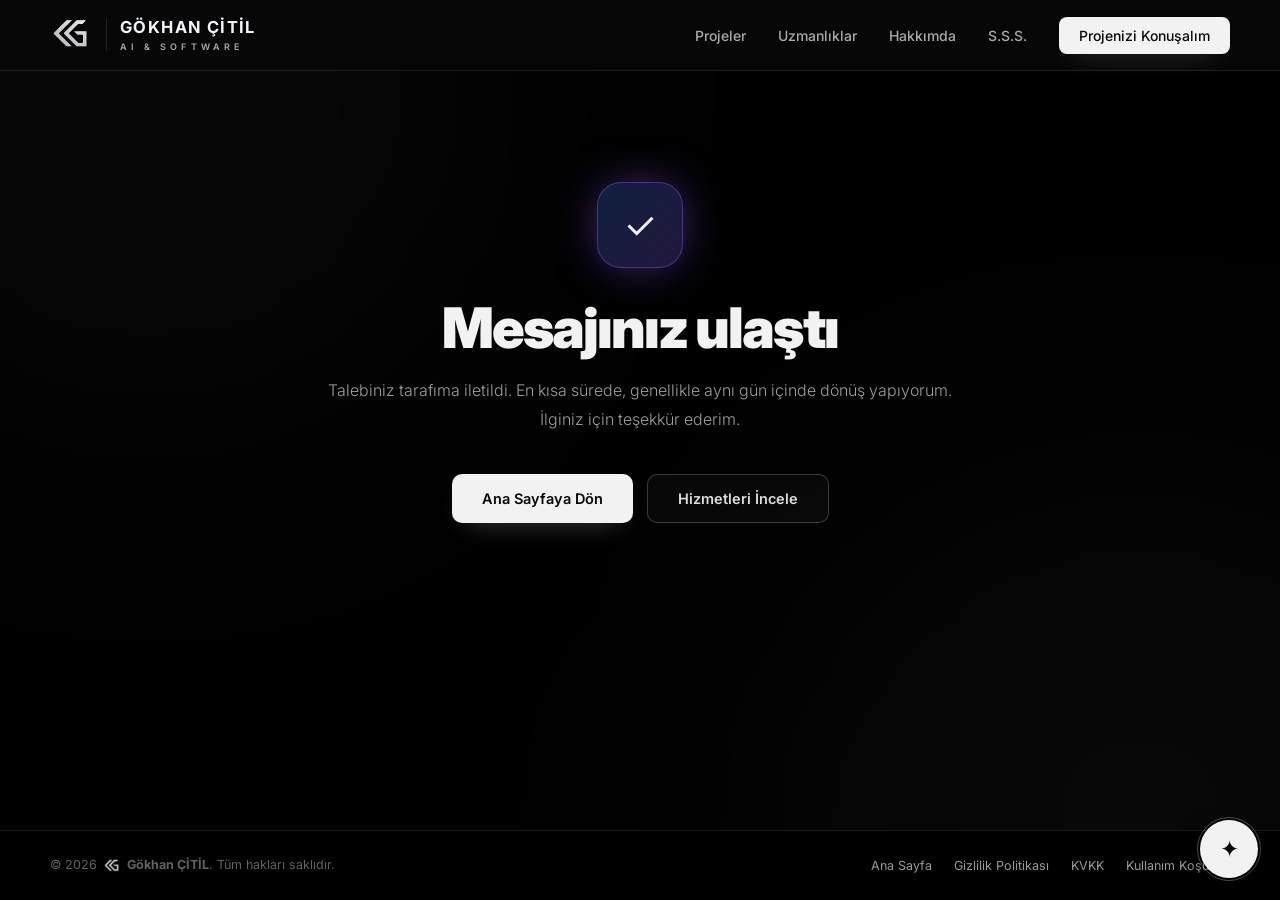
<file: tesekkurler.html>
<!DOCTYPE html>
<html lang="tr">
<head>
    <meta charset="UTF-8">
    <meta name="viewport" content="width=device-width, initial-scale=1.0">
    <title>Mesajınız Ulaştı | Gökhan ÇİTİL</title>
    <meta name="description" content="Mesajınız başarıyla iletildi. En kısa sürede dönüş yapılacaktır.">
    <meta name="robots" content="noindex, follow">
    <link rel="icon" type="image/png" href="gokhan-citil-logo-mono.png">
    <link rel="stylesheet" href="style.css">
<style id="monochrome-internal">
html,body{background:#000000!important;color:#f2f2f2!important}
.bg-glow.a,.bg-glow.b{background:rgba(255,255,255,.035)!important}
header{background:rgba(8,8,8,.86)!important;border-bottom-color:rgba(255,255,255,.1)!important}
.brand-mark{filter:none!important}.brand-text i{background:none!important;-webkit-text-fill-color:#aaa!important;color:#aaa!important}
.nav-links a{color:#aaa!important}.nav-links a:hover,.nav-links a.active{color:#fff!important}.nav-cta,.btn-primary{background:#f2f2f2!important;color:#080808!important;box-shadow:0 10px 28px -14px rgba(255,255,255,.32)!important}
.eyebrow{border-color:rgba(255,255,255,.14)!important;background:rgba(255,255,255,.03)!important;color:#aaa!important}.eyebrow .dot{background:#ddd!important;box-shadow:0 0 8px rgba(255,255,255,.4)!important}
.grad{background:none!important;-webkit-text-fill-color:#f2f2f2!important;color:#f2f2f2!important}
.card,.cta-box{background:linear-gradient(160deg,rgba(255,255,255,.045),rgba(255,255,255,.012))!important;border-color:rgba(255,255,255,.11)!important;box-shadow:0 24px 60px -30px rgba(0,0,0,.8)!important}
.card::after{background:radial-gradient(500px circle at var(--mx,50%) var(--my,0%),rgba(255,255,255,.05),transparent 45%)!important}.card:hover{border-color:rgba(255,255,255,.22)!important}
.card .ico{background:rgba(255,255,255,.05)!important;border-color:rgba(255,255,255,.14)!important}.tags i,.skill-list i{background:rgba(255,255,255,.04)!important;border-color:rgba(255,255,255,.12)!important;color:#d0d0d0!important}
.btn-ghost{border-color:rgba(255,255,255,.2)!important;background:rgba(255,255,255,.03)!important;color:#ddd!important}.btn-ghost:hover{background:rgba(255,255,255,.09)!important}
.timeline{border-left-color:rgba(255,255,255,.16)!important}.timeline .tl::before{background:#eee!important;box-shadow:0 0 10px rgba(255,255,255,.3)!important}.timeline .tl b{color:#eee!important}
footer{border-top-color:rgba(255,255,255,.1)!important}footer a{color:#999!important}footer a:hover{color:#fff!important}
#cookie{background:rgba(10,10,10,.96)!important;border-color:rgba(255,255,255,.14)!important}#cookie p a{color:#d0d0d0!important}
</style>
<style id="internal-assistant-monochrome">#gc-fab{background:#f2f2f2!important;color:#080808!important;box-shadow:0 14px 34px -10px rgba(0,0,0,.65)!important}#gc-fab::after{border-color:rgba(255,255,255,.28)!important}#gc-panel{border-color:rgba(255,255,255,.14)!important;background:linear-gradient(170deg,#121212,#080808 70%)!important;box-shadow:0 40px 90px -26px rgba(0,0,0,.92)!important}#gc-head .orb{background:#f2f2f2!important;color:#080808!important;box-shadow:0 0 18px -4px rgba(255,255,255,.35)!important}#gc-head small{color:#d0d0d0!important}#gc-head small::before{background:#ddd!important;box-shadow:0 0 8px rgba(255,255,255,.35)!important}#gc-close{color:#999!important}#gc-log::-webkit-scrollbar-thumb{background:rgba(255,255,255,.28)!important}.gc-msg.me{background:#1a1a1a!important;color:#f2f2f2!important}.gc-msg.ai{color:#bdbdbd!important}.gc-msg.ai i{color:#aaa!important}.gc-links a{color:#ddd!important;background:rgba(255,255,255,.06)!important;border-color:rgba(255,255,255,.14)!important}.gc-links a:hover{background:rgba(255,255,255,.12)!important}.gc-typing i{background:#ddd!important}#gc-chips button{color:#bbb!important}#gc-chips button:hover{border-color:rgba(255,255,255,.35)!important}#gc-send{background:#f2f2f2!important;color:#080808!important}#gc-in:focus{border-color:rgba(255,255,255,.45)!important}#gc-in::placeholder,#gc-note{color:#777!important}#gc-tip{border-color:rgba(255,255,255,.16)!important;background:rgba(12,12,12,.96)!important;color:#ccc!important}</style>
</head>
<body>

    <div class="bg-glow a"></div>
    <div class="bg-glow b"></div>

    <header id="site-header">
        <a class="brand" href="index.html" aria-label="Gökhan Çitil — ana sayfa">
            <img src="gokhan-citil-logo-mono.png" alt="" class="brand-mark">
            <span class="brand-text"><b>GÖKHAN ÇİTİL</b><i>AI &amp; SOFTWARE</i></span>
        </a>
        <nav class="nav-links" id="nav">
            <a href="index.html#projeler">Projeler</a>
            <a href="index.html#uzmanlik">Uzmanlıklar</a>
            <a href="index.html#kimdir">Hakkımda</a>
            <a href="index.html#sss">S.S.S.</a>
            <a href="iletisim.html" class="nav-cta">Projenizi Konuşalım</a>
        </nav>
        <button class="burger" id="burger" aria-label="Menü"><span></span><span></span><span></span></button>
    </header>

    <main>
    <section class="narrow" style="text-align:center;padding-top:110px">
        <div class="reveal">
            <div style="width:86px;height:86px;margin:0 auto 30px;border-radius:24px;display:grid;place-items:center;
                        font-size:38px;background:linear-gradient(140deg,rgba(59,130,246,.25),rgba(139,92,246,.25));
                        border:1px solid rgba(139,92,246,.4);box-shadow:0 0 50px -12px rgba(139,92,246,.8)">✓</div>
            <h1 class="page-title">Mesajınız <span class="grad">ulaştı</span></h1>
            <p class="sec-lead" style="margin:0 auto 40px">
                Talebiniz tarafıma iletildi. En kısa sürede, genellikle aynı gün içinde
                dönüş yapıyorum. İlginiz için teşekkür ederim.
            </p>
            <div class="btn-row" style="justify-content:center">
                <a href="index.html" class="btn btn-primary">Ana Sayfaya Dön</a>
                <a href="hizmetlerimiz.html" class="btn btn-ghost">Hizmetleri İncele</a>
            </div>
        </div>
    </section>
    </main>

    <footer>
        <div class="footer-left">
            &copy; 2026 <img src="gokhan-citil-logo-mono.png" alt="Gökhan Çitil Logo" class="footer-logo"> <strong>Gökhan ÇİTİL</strong>. Tüm hakları saklıdır.
        </div>
        <div class="footer-right">
            <a href="index.html">Ana Sayfa</a>
            <a href="gizlilik.html">Gizlilik Politikası</a>
            <a href="kvkk.html">KVKK</a>
            <a href="kullanim.html">Kullanım Koşulları</a>
        </div>
    </footer>

    <div id="cookie">
        <p>Sitemizde deneyimi iyileştirmek ve analiz/reklam amacıyla çerezler kullanılıyor. Detaylar için
           <a href="gizlilik.html">Gizlilik Politikası</a> ve <a href="kvkk.html">KVKK</a> metnimizi inceleyebilirsiniz.</p>
        <div class="row">
            <button id="ck-yes">Kabul et</button>
            <button id="ck-no">Yalnızca gerekli</button>
        </div>
    </div>
    <script src="site.js"></script>
    <script src="assistant.js" defer></script>
</body>
</html>
</file>
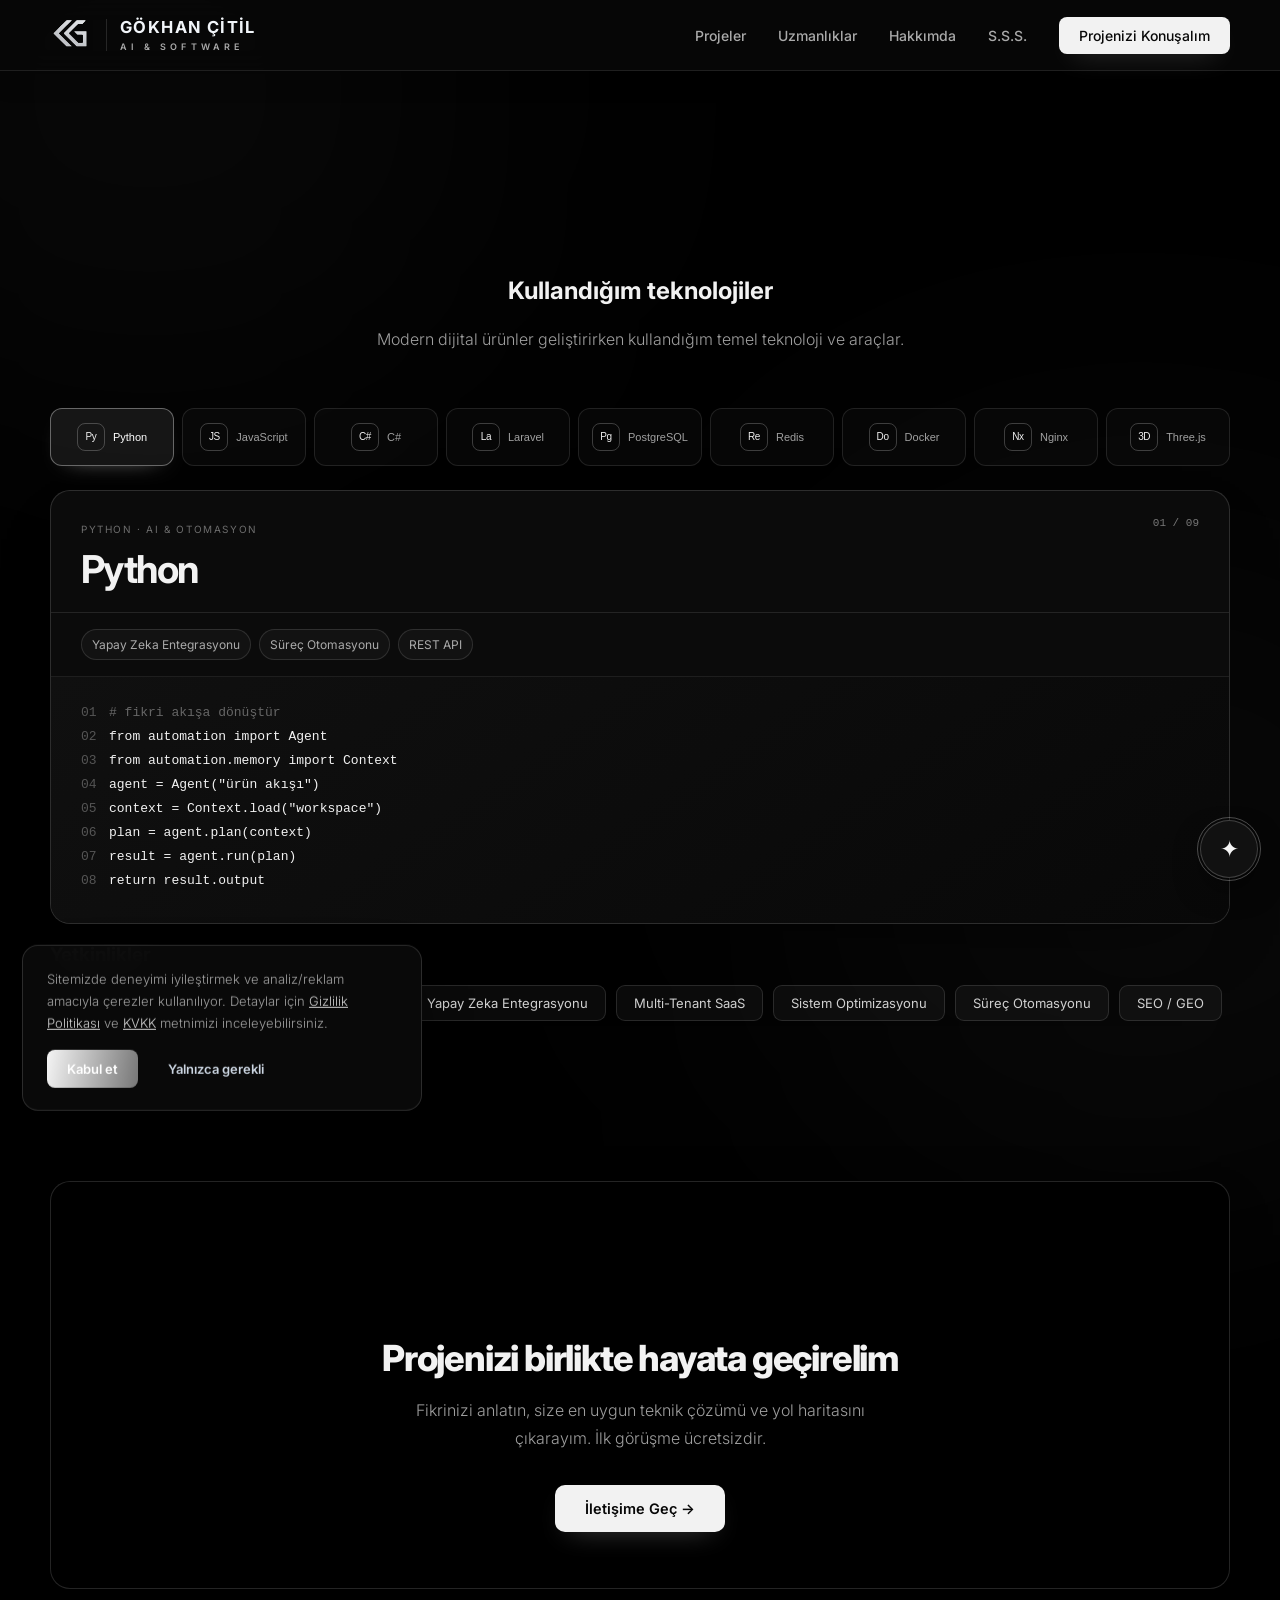
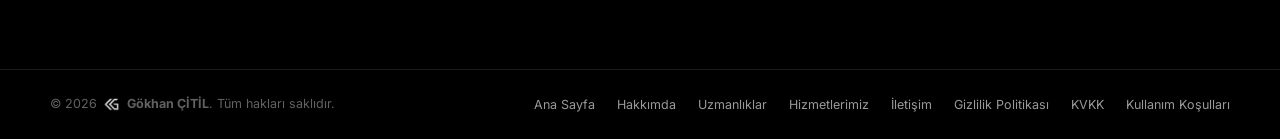
<file: uzmanliklar.html>
<!DOCTYPE html>
<html lang="tr">
<head>
    <meta charset="UTF-8">
    <meta name="viewport" content="width=device-width, initial-scale=1.0">
    <title>Uzmanlıklar | Gökhan ÇİTİL</title>
    <meta name="description" content="Python, JavaScript, C#, SaaS bulut mimarileri, mobil uygulama geliştirme (iOS/Android), yapay zeka entegrasyonu ve süreç otomasyonu uzmanlık alanları.">
    <meta name="author" content="Gökhan ÇİTİL">
    <link rel="canonical" href="https://gokhancitil.com/uzmanliklar.html">
    <link rel="icon" type="image/png" href="gokhan-citil-logo-mono.png">
    <meta property="og:type" content="website">
    <meta property="og:locale" content="tr_TR">
    <meta property="og:url" content="https://gokhancitil.com/uzmanliklar.html">
    <meta property="og:title" content="Uzmanlıklar | Gökhan ÇİTİL">
    <meta property="og:description" content="Python, JavaScript, C#, SaaS bulut mimarileri, yapay zeka entegrasyonu ve süreç otomasyonu uzmanlık alanları.">
    <meta property="og:image" content="https://gokhancitil.com/gokhan-citil-logo-mono.png">
    <meta name="twitter:card" content="summary_large_image">
    <meta name="twitter:title" content="Uzmanlıklar | Gökhan ÇİTİL">
    <meta name="twitter:description" content="Python, JavaScript, C#, SaaS bulut mimarileri, yapay zeka entegrasyonu ve süreç otomasyonu uzmanlık alanları.">
    <meta name="twitter:image" content="https://gokhancitil.com/gokhan-citil-logo-mono.png">
    <script type="application/ld+json">
    {"@context":"https://schema.org","@graph":[
        {"@type":"WebPage","url":"https://gokhancitil.com/uzmanliklar.html","name":"Uzmanlıklar | Gökhan ÇİTİL",
         "description":"Python, JavaScript, C#, SaaS bulut mimarileri, yapay zeka entegrasyonu ve süreç otomasyonu uzmanlık alanları.","inLanguage":"tr-TR","about":{"@id":"https://gokhancitil.com/#gokhancitil"},
         "isPartOf":{"@id":"https://gokhancitil.com/#website"}},
        {"@type":"BreadcrumbList","itemListElement":[
          {"@type":"ListItem","position":1,"name":"Ana Sayfa","item":"https://gokhancitil.com/"},
          {"@type":"ListItem","position":2,"name":"Uzmanlıklar","item":"https://gokhancitil.com/uzmanliklar.html"}
        ]}
    ]}
    </script>
    <link rel="stylesheet" href="style.css">
<style id="monochrome-internal">
html,body{background:#000000!important;color:#f2f2f2!important}
.bg-glow.a,.bg-glow.b{background:rgba(255,255,255,.035)!important}
header{background:rgba(8,8,8,.86)!important;border-bottom-color:rgba(255,255,255,.1)!important}
.brand-mark{filter:none!important}.brand-text i{background:none!important;-webkit-text-fill-color:#aaa!important;color:#aaa!important}
.nav-links a{color:#aaa!important}.nav-links a:hover,.nav-links a.active{color:#fff!important}.nav-cta,.btn-primary{background:#f2f2f2!important;color:#080808!important;box-shadow:0 10px 28px -14px rgba(255,255,255,.32)!important}
.eyebrow{border-color:rgba(255,255,255,.14)!important;background:rgba(255,255,255,.03)!important;color:#aaa!important}.eyebrow .dot{background:#ddd!important;box-shadow:0 0 8px rgba(255,255,255,.4)!important}
.grad{background:none!important;-webkit-text-fill-color:#f2f2f2!important;color:#f2f2f2!important}
.card,.cta-box{background:linear-gradient(160deg,rgba(255,255,255,.045),rgba(255,255,255,.012))!important;border-color:rgba(255,255,255,.11)!important;box-shadow:0 24px 60px -30px rgba(0,0,0,.8)!important}
.card::after{background:radial-gradient(500px circle at var(--mx,50%) var(--my,0%),rgba(255,255,255,.05),transparent 45%)!important}.card:hover{border-color:rgba(255,255,255,.22)!important}
.card .ico{background:rgba(255,255,255,.05)!important;border-color:rgba(255,255,255,.14)!important}.tags i,.skill-list i{background:rgba(255,255,255,.04)!important;border-color:rgba(255,255,255,.12)!important;color:#d0d0d0!important}
.btn-ghost{border-color:rgba(255,255,255,.2)!important;background:rgba(255,255,255,.03)!important;color:#ddd!important}.btn-ghost:hover{background:rgba(255,255,255,.09)!important}
.timeline{border-left-color:rgba(255,255,255,.16)!important}.timeline .tl::before{background:#eee!important;box-shadow:0 0 10px rgba(255,255,255,.3)!important}.timeline .tl b{color:#eee!important}
footer{border-top-color:rgba(255,255,255,.1)!important}footer a{color:#999!important}footer a:hover{color:#fff!important}
#cookie{background:rgba(10,10,10,.96)!important;border-color:rgba(255,255,255,.14)!important}#cookie p a{color:#d0d0d0!important}
 .card .ico{filter:grayscale(1)}
</style>
<style id="mobile-internal-fix">@media(max-width:900px){*,*::before,*::after{box-sizing:border-box}html,body{width:100%;max-width:100%;overflow-x:clip}header,main,section,footer,.cards,.card,.cta-box,.wrap{width:100%;max-width:100%;min-width:0}h1,h2,h3,p{max-width:100%;overflow-wrap:anywhere}.page-title,.sec-title{font-size:clamp(30px,9vw,46px);letter-spacing:-1.2px;white-space:normal!important;overflow-wrap:anywhere;word-break:break-word}.sec-lead{font-size:15px}.cards{grid-template-columns:1fr!important}.skill-list{width:100%;display:grid!important;grid-template-columns:repeat(2,minmax(0,1fr));gap:8px}.skill-list i,.tags i{min-width:0;overflow-wrap:anywhere}.btn-row{width:100%}.btn{max-width:100%;white-space:normal}.footer-right{max-width:100%;gap:14px}}
</style><style id="mobile-final-hardening">@media(max-width:640px){html,body{width:100%;max-width:100%;min-width:0;overflow-x:clip}main{width:100%;max-width:100%;min-width:0;overflow:clip}section{width:100%;max-width:100%;min-width:0;padding-left:16px!important;padding-right:16px!important}.wrap,.cards,.card,.cta-box,.skill-list,.btn-row,form,input,textarea,select,button{width:100%;max-width:100%;min-width:0;box-sizing:border-box}h1,h2,h3,p,a,span{max-width:100%;overflow-wrap:break-word}.page-title,.sec-title{white-space:normal!important;overflow-wrap:break-word;word-break:normal}.cards{grid-template-columns:1fr!important}.skill-list{display:grid!important;grid-template-columns:repeat(2,minmax(0,1fr));gap:8px}.skill-list i,.tags i{min-width:0;max-width:100%;overflow-wrap:anywhere}.btn-row{display:grid;grid-template-columns:1fr}.btn{width:100%;max-width:100%;min-width:0;white-space:normal}.footer-right{width:100%;max-width:100%;justify-content:center;gap:12px}}
</style><style id="internal-assistant-monochrome">#gc-fab{background:#f2f2f2!important;color:#080808!important;box-shadow:0 14px 34px -10px rgba(0,0,0,.65)!important}#gc-fab::after{border-color:rgba(255,255,255,.28)!important}#gc-panel{border-color:rgba(255,255,255,.14)!important;background:linear-gradient(170deg,#121212,#080808 70%)!important;box-shadow:0 40px 90px -26px rgba(0,0,0,.92)!important}#gc-head .orb{background:#f2f2f2!important;color:#080808!important;box-shadow:0 0 18px -4px rgba(255,255,255,.35)!important}#gc-head small{color:#d0d0d0!important}#gc-head small::before{background:#ddd!important;box-shadow:0 0 8px rgba(255,255,255,.35)!important}#gc-close{color:#999!important}#gc-log::-webkit-scrollbar-thumb{background:rgba(255,255,255,.28)!important}.gc-msg.me{background:#1a1a1a!important;color:#f2f2f2!important}.gc-msg.ai{color:#bdbdbd!important}.gc-msg.ai i{color:#aaa!important}.gc-links a{color:#ddd!important;background:rgba(255,255,255,.06)!important;border-color:rgba(255,255,255,.14)!important}.gc-links a:hover{background:rgba(255,255,255,.12)!important}.gc-typing i{background:#ddd!important}#gc-chips button{color:#bbb!important}#gc-chips button:hover{border-color:rgba(255,255,255,.35)!important}#gc-send{background:#f2f2f2!important;color:#080808!important}#gc-in:focus{border-color:rgba(255,255,255,.45)!important}#gc-in::placeholder,#gc-note{color:#777!important}#gc-tip{border-color:rgba(255,255,255,.16)!important;background:rgba(12,12,12,.96)!important;color:#ccc!important}</style>
<style id="technology-interaction">
#uzmanlik .tech-intro{max-width:700px}.tech-media{display:flex;justify-content:center;align-items:center;width:100%;height:clamp(110px,10vw,155px);margin:0 auto 24px;pointer-events:none}.tech-media video{display:block;width:clamp(110px,10vw,155px);height:100%;object-fit:contain}.tech-selector{display:flex;flex-wrap:nowrap;gap:8px;margin:46px 0 14px;overflow-x:auto;padding:4px 0 10px;scrollbar-width:thin;scroll-snap-type:x proximity}.tech-tab{flex:1 0 auto;display:flex;align-items:center;gap:8px;min-height:58px;padding:9px 12px;border:1px solid rgba(255,255,255,.11);border-radius:12px;background:rgba(255,255,255,.025);color:rgba(255,255,255,.62);font:600 12px inherit;white-space:nowrap;cursor:pointer;transition:border-color .2s,background .2s,color .2s,transform .2s;scroll-snap-align:start}.tech-tab:hover{transform:translateY(-2px);border-color:rgba(255,255,255,.25);color:#fff}.tech-tab:focus{outline:none}.tech-tab:focus-visible{outline:2px solid rgba(255,255,255,.55);outline-offset:2px}.tech-tab.active{color:#fff;background:rgba(255,255,255,.08);border-color:rgba(255,255,255,.35);box-shadow:0 8px 24px -18px rgba(255,255,255,.7)}.tech-mark{display:grid;place-items:center;width:28px;height:28px;border:1px solid rgba(255,255,255,.22);border-radius:8px;color:#f1f1f1;font-size:10px;letter-spacing:-.04em}.tech-detail{border:1px solid rgba(255,255,255,.14);border-radius:20px;overflow:hidden;background:#0b0b0b;box-shadow:0 30px 80px -48px rgba(0,0,0,.9)}.tech-detail-head{display:flex;justify-content:space-between;align-items:flex-start;padding:26px 30px 20px;border-bottom:1px solid rgba(255,255,255,.1)}.tech-kicker{font-size:10px;letter-spacing:.16em;color:rgba(255,255,255,.4)}.tech-detail h3{margin:9px 0 0;font-size:clamp(26px,3vw,40px);letter-spacing:-.04em}.tech-index{font:11px ui-monospace,monospace;color:#777}.tech-context{display:flex;gap:8px;flex-wrap:wrap;padding:16px 30px;border-bottom:1px solid rgba(255,255,255,.08)}.tech-context span{font-size:12px;padding:7px 10px;border:1px solid rgba(255,255,255,.12);border-radius:999px;color:#aaa;background:rgba(255,255,255,.03)}.tech-code{padding:24px 30px 30px;min-height:190px;background:linear-gradient(145deg,#101010,#080808)}.code-lines{font:13px/1.85 ui-monospace,SFMono-Regular,Menlo,monospace;color:#c7c7c7;white-space:pre-wrap}.code-lines .ln{display:block}.code-lines .num{display:inline-block;width:28px;color:#555;user-select:none}.code-lines .accent{color:#f2f2f2}.code-lines .comment{color:#666}@media(min-width:1200px){.tech-selector{overflow:visible}.tech-tab{min-width:0;flex:1 1 0;padding-left:8px;padding-right:8px;justify-content:center}.tech-tab span:last-child{font-size:11px}}@media(max-width:640px){#uzmanlik .tech-selector{margin-top:30px;gap:8px}.tech-tab{flex:0 0 auto}.tech-detail-head{padding:22px 18px 16px}.tech-context{padding:14px 18px;flex-wrap:nowrap;overflow-x:auto}.tech-code{padding:18px;min-height:175px}.code-lines{font-size:11px;line-height:1.75}}
#uzmanlik{background:transparent}#uzmanlik .tech-media{height:auto;margin:0 auto 34px}#uzmanlik .tech-media video{width:180px;height:auto;max-width:100%;object-fit:contain}#uzmanlik .tech-intro{text-align:center;margin-inline:auto}#uzmanlik .tech-intro .sec-lead{max-width:650px;margin-inline:auto}#uzmanlik .tech-selector{margin-top:50px}@media(max-width:640px){#uzmanlik .tech-media{margin-bottom:30px}#uzmanlik .tech-media video{width:clamp(120px,32vw,140px)}#uzmanlik .tech-selector{margin-top:48px}}
</style>
<style id="uzmanlik-final-sync">
#site-header{background:rgba(8,8,8,.86)!important;background-image:none!important;border-bottom:1px solid rgba(255,255,255,.10)!important;box-shadow:0 8px 24px rgba(0,0,0,.22)!important}
#site-header .nav-cta{background:#f2f2f2!important;background-image:none!important;color:#080808!important;box-shadow:0 10px 28px -14px rgba(255,255,255,.32)!important}
#gc-fab{background:#111!important;background-image:none!important;border:1px solid rgba(255,255,255,.2)!important;color:#f5f5f5!important;box-shadow:0 14px 34px -10px rgba(0,0,0,.9)!important}
#gc-fab:hover,#gc-fab:focus,#gc-fab:active{background:#181818!important;background-image:none!important}
</style>
<style id="cta-pointer-fix">.cta-box .btn-row a{cursor:pointer!important}</style>
<style id="mobile-tech-tabs-compact">@media(max-width:640px){.tech-selector .tech-tab{width:max-content!important;min-width:max-content!important;max-width:none!important;flex:0 0 auto!important}}</style>
</head>
<body>

    <div class="bg-glow a"></div>
    <div class="bg-glow b"></div>

    <header id="site-header">
        <a class="brand" href="index.html" aria-label="Gökhan Çitil — ana sayfa">
            <img src="gokhan-citil-logo-mono.png" alt="" class="brand-mark">
            <span class="brand-text"><b>GÖKHAN ÇİTİL</b><i>AI &amp; SOFTWARE</i></span>
        </a>
        <nav class="nav-links" id="nav">
            <a href="index.html#projeler">Projeler</a>
            <a href="index.html#uzmanlik">Uzmanlıklar</a>
            <a href="index.html#kimdir">Hakkımda</a>
            <a href="index.html#sss">S.S.S.</a>
            <a href="iletisim.html" class="nav-cta">Projenizi Konuşalım</a>
        </nav>
        <button class="burger" id="burger" aria-label="Menü"><span></span><span></span><span></span></button>
    </header>

    <main>
    <section>
        <div id="uzmanlik" class="tech-section">
            <div class="tech-media" aria-hidden="true"><video autoplay muted loop playsinline preload="metadata"><source src="assets/videos/3d-react.mp4" type="video/mp4"></video></div>
            <div class="reveal tech-intro"><h1 class="sec-title">Kullandığım <span class="grad">teknolojiler</span></h1><p class="sec-lead">Modern dijital ürünler geliştirirken kullandığım temel teknoloji ve araçlar.</p></div>
            <div class="tech-selector" role="tablist" aria-label="Teknoloji seçimi">
                <button type="button" class="tech-tab active" data-tech="python" role="tab" aria-selected="true"><span class="tech-mark">Py</span><span>Python</span></button><button type="button" class="tech-tab" data-tech="javascript" role="tab" aria-selected="false"><span class="tech-mark">JS</span><span>JavaScript</span></button><button type="button" class="tech-tab" data-tech="csharp" role="tab" aria-selected="false"><span class="tech-mark">C#</span><span>C#</span></button><button type="button" class="tech-tab" data-tech="laravel" role="tab" aria-selected="false"><span class="tech-mark">La</span><span>Laravel</span></button><button type="button" class="tech-tab" data-tech="postgresql" role="tab" aria-selected="false"><span class="tech-mark">Pg</span><span>PostgreSQL</span></button><button type="button" class="tech-tab" data-tech="redis" role="tab" aria-selected="false"><span class="tech-mark">Re</span><span>Redis</span></button><button type="button" class="tech-tab" data-tech="docker" role="tab" aria-selected="false"><span class="tech-mark">Do</span><span>Docker</span></button><button type="button" class="tech-tab" data-tech="nginx" role="tab" aria-selected="false"><span class="tech-mark">Nx</span><span>Nginx</span></button><button type="button" class="tech-tab" data-tech="three" role="tab" aria-selected="false"><span class="tech-mark">3D</span><span>Three.js</span></button>
            </div>
            <div class="tech-detail reveal" aria-live="polite"><div class="tech-detail-head"><div><span class="tech-kicker">PYTHON · AI &amp; OTOMASYON</span><h3 id="tech-title">Python</h3></div><span class="tech-index">01 / 09</span></div><div class="tech-context"><span>Yapay Zeka Entegrasyonu</span><span>Süreç Otomasyonu</span><span>REST API</span></div><div class="tech-code"><div class="code-lines" id="tech-code"></div></div></div>
            <div class="skill-group reveal"><h3>Yetkinlikler</h3><div class="skill-list"><i>REST API</i><i>Webhooks</i><i>Mobil Uygulama</i><i>Yapay Zeka Entegrasyonu</i><i>Multi-Tenant SaaS</i><i>Sistem Optimizasyonu</i><i>Süreç Otomasyonu</i><i>SEO / GEO</i></div></div>
        </div>
    </section>
    <section>
        <div class="cta-box box reveal"><div class="cta-media" aria-hidden="true"><video autoplay muted loop playsinline preload="metadata"><source src="assets/videos/3d-integrate-weekend.mp4" type="video/mp4"></video></div>
            <h2>Projenizi birlikte <span class="grad">hayata geçirelim</span></h2>
            <p>Fikrinizi anlatın, size en uygun teknik çözümü ve yol haritasını çıkarayım. İlk görüşme ücretsizdir.</p>
            <div class="btn-row">
                <a href="iletisim.html" class="btn btn-primary">İletişime Geç &rarr;</a>
            </div>
        </div>
    </section>
    </main>

    <footer>
        <div class="footer-left">
            &copy; 2026 <img src="gokhan-citil-logo-mono.png" alt="Gökhan Çitil Logo" class="footer-logo"> <strong>Gökhan ÇİTİL</strong>. Tüm hakları saklıdır.
        </div>
        <div class="footer-right">
            <a href="index.html">Ana Sayfa</a>
            <a href="hakkimda.html">Hakkımda</a>
            <a href="uzmanliklar.html">Uzmanlıklar</a>
            <a href="hizmetlerimiz.html">Hizmetlerimiz</a>
            <a href="iletisim.html">İletişim</a>
            <a href="gizlilik.html">Gizlilik Politikası</a>
            <a href="kvkk.html">KVKK</a>
            <a href="kullanim.html">Kullanım Koşulları</a>
        </div>
    </footer>

    <div id="cookie">
        <p>Sitemizde deneyimi iyileştirmek ve analiz/reklam amacıyla çerezler kullanılıyor. Detaylar için
           <a href="gizlilik.html">Gizlilik Politikası</a> ve <a href="kvkk.html">KVKK</a> metnimizi inceleyebilirsiniz.</p>
        <div class="row">
            <button id="ck-yes">Kabul et</button>
            <button id="ck-no">Yalnızca gerekli</button>
        </div>
    </div>
<script>
(()=>{const data={python:{label:'PYTHON · AI & OTOMASYON',title:'Python',caps:['Yapay Zeka Entegrasyonu','Süreç Otomasyonu','REST API'],code:['# fikri akışa dönüştür','from automation import Agent','from automation.memory import Context','agent = Agent("ürün akışı")','context = Context.load("workspace")','plan = agent.plan(context)','result = agent.run(plan)','return result.output']},javascript:{label:'JAVASCRIPT · MODERN WEB',title:'JavaScript',caps:['Web Uygulamaları','Etkileşimli Arayüzler','API Entegrasyonu'],code:['const panel = document.querySelector("#app");','const response = await fetch("/api/data");','if (!response.ok) throw new Error("Request failed");','const payload = await response.json();','const items = payload.items ?? [];','panel.replaceChildren(...items.map(renderCard));','setStatus("Güncellendi");','return payload;']},csharp:{label:'C# · UYGULAMA & BACKEND',title:'C#',caps:['Backend','API','İş Mantığı'],code:['public async Task<Result> BuildAsync()','{','    using var scope = scopeFactory.CreateScope();','    var command = await queue.ReceiveAsync();','    var result = await service.ExecuteAsync(command);','    await repository.SaveAsync(result);','    await metrics.TrackAsync(result);','    return result;','}']},laravel:{label:'LARAVEL · SAAS BACKEND',title:'Laravel',caps:['REST API','Multi-Tenant SaaS','Webhooks'],code:['Route::post("/webhooks", WebhookController::class);','Route::middleware("auth")->group(function () {','    Route::get("/metrics", MetricsController::class);','});','Tenant::current()->run(function () use ($payload) {','    WebhookEvent::create($payload);','    return response()->json(["ok" => true]);','});']},postgresql:{label:'POSTGRESQL · VERİ KATMANI',title:'PostgreSQL',caps:['İlişkisel Veri','SaaS Veri Modeli','Sorgu Tasarımı'],code:['select w.tenant_id, w.name, count(o.id) as orders','from workspaces as w','left join orders as o on o.workspace_id = w.id','where o.created_at >= now() - interval \'30 days\'','group by w.tenant_id, w.name','having count(o.id) > 0','order by orders desc','limit 20;']},redis:{label:'REDIS · CACHE & QUEUE',title:'Redis',caps:['Önbellekleme','Kuyruklar','Performans'],code:['const key = `metrics:${tenantId}`;','const cached = await redis.get(key);','if (cached) return JSON.parse(cached);','const metrics = await metricsService.build(tenantId);','await redis.set(key, JSON.stringify(metrics), { EX: 300 });','await redis.lPush("metrics:queue", tenantId);','return metrics;']},docker:{label:'DOCKER · CONTAINER & DEPLOYMENT',title:'Docker',caps:['Container','Deployment','İzolasyon'],code:['FROM node:20-alpine','WORKDIR /app','ENV NODE_ENV=production','COPY package*.json ./','RUN npm ci --omit=dev','COPY . .','EXPOSE 3000','USER node','CMD ["npm", "run", "start"]']},nginx:{label:'NGINX · WEB & PERFORMANS',title:'Nginx',caps:['Reverse Proxy','Statik İçerik','Performans'],code:['server {','  listen 443 ssl http2;','  server_name app.example.com;','  gzip on;','  location /api/ { proxy_pass http://app:3000; }','  location / { try_files $uri $uri/ /index.html; }','  add_header X-Content-Type-Options nosniff;','}']},three:{label:'THREE.JS · 3D WEB DENEYİMLERİ',title:'Three.js',caps:['WebGL','Etkileşim','3D Arayüz'],code:['const scene = new THREE.Scene();','const camera = new THREE.PerspectiveCamera(50, aspect, 0.1, 100);','camera.position.z = 6;','const geometry = new THREE.IcosahedronGeometry(1, 2);','const material = new THREE.MeshStandardMaterial({ color: 0xffffff });','const mesh = new THREE.Mesh(geometry, material);','scene.add(mesh);','renderer.render(scene, camera);']}};const tabs=[...document.querySelectorAll('.tech-tab')],title=document.getElementById('tech-title'),kicker=document.querySelector('.tech-kicker'),idx=document.querySelector('.tech-index'),ctx=document.querySelector('.tech-context'),code=document.getElementById('tech-code');function render(key){const d=data[key],i=tabs.findIndex(t=>t.dataset.tech===key);title.textContent=d.title;kicker.textContent=d.label;idx.textContent=String(i+1).padStart(2,'0')+' / 09';ctx.innerHTML=d.caps.map(x=>'<span>'+x+'</span>').join('');code.innerHTML=d.code.map((x,n)=>'<span class="ln"><span class="num">'+String(n+1).padStart(2,'0')+'</span><span class="'+(n===0?'comment':'accent')+'">'+x.replace(/</g,'&lt;')+'</span></span>').join('');tabs.forEach(t=>{const on=t.dataset.tech===key;t.classList.toggle('active',on);t.setAttribute('aria-selected',on)});}tabs.forEach(t=>t.addEventListener('click',()=>{render(t.dataset.tech);t.scrollIntoView({behavior:'smooth',block:'nearest',inline:'nearest'})}));render('python')})();
</script>
    <script src="site.js"></script>
    <script src="assistant.js" defer></script>
</body>
</html>
</file>
<file: style.css>
@import url('https://fonts.googleapis.com/css2?family=Inter:wght@300;400;500;600;700;800;900&display=swap');

:root{
    --navy-900:#050a1c;--navy-800:#070f2b;--navy-700:#0b1740;
    --blue:#3b82f6;--purple:#8b5cf6;--text-soft:#a8b3d4;--muted:#7c88ab;
    --line:rgba(255,255,255,.07);
}
*{box-sizing:border-box;}
html{scroll-behavior:smooth;}
html,body{margin:0;padding:0;background:var(--navy-900);color:#fff;
    font-family:'Inter',sans-serif;overflow-x:hidden;width:100%;max-width:100vw;}
body{position:relative;min-height:100vh;display:flex;flex-direction:column;}

.bg-glow{position:fixed;border-radius:50%;filter:blur(150px);z-index:0;pointer-events:none;}
.bg-glow.a{width:620px;height:620px;background:rgba(59,130,246,.16);top:-220px;left:-160px;}
.bg-glow.b{width:720px;height:720px;background:rgba(139,92,246,.14);bottom:-320px;right:-220px;}

/* HEADER */
header{position:sticky;top:0;z-index:100;display:flex;justify-content:space-between;align-items:center;
    padding:16px 50px;background:rgba(5,10,28,.72);backdrop-filter:blur(14px);
    border-bottom:1px solid transparent;transition:border-color .3s,padding .3s;}
header.scrolled{border-bottom-color:var(--line);padding:11px 50px;}
.nav-links{display:flex;gap:32px;align-items:center;}
.nav-links a{color:var(--text-soft);text-decoration:none;font-size:14px;font-weight:500;transition:color .25s;}
.nav-links a:hover,.nav-links a.active{color:#fff;}
.nav-cta{padding:10px 20px;border-radius:8px;font-size:13.5px;font-weight:600;color:#fff !important;
    background:linear-gradient(100deg,var(--blue),var(--purple));
    box-shadow:0 8px 22px -10px rgba(139,92,246,.9);transition:transform .22s;}
.nav-cta:hover{transform:translateY(-2px);}
.burger{display:none;background:none;border:1px solid var(--line);border-radius:8px;padding:9px 11px;cursor:pointer;}
.burger span{display:block;width:18px;height:1.5px;background:#fff;margin:3.5px 0;transition:.3s;}


/* ===== MARKA BLOĞU ===== */
.brand{display:flex;align-items:center;gap:13px;text-decoration:none;}
.brand-mark{
    height:38px;width:auto;display:block;
    filter:drop-shadow(0 0 14px rgba(139,92,246,.45));
    transition:transform .35s cubic-bezier(.16,1,.3,1),filter .35s;
}
.brand:hover .brand-mark{transform:translateX(-2px) scale(1.06);filter:drop-shadow(0 0 20px rgba(139,92,246,.8));}
.brand-text{display:flex;flex-direction:column;line-height:1;padding-left:13px;
    border-left:1px solid rgba(255,255,255,.13);}
.brand-text b{
    font-size:16.5px;font-weight:700;letter-spacing:1.4px;color:#f1f5f9;
    font-family:Inter,sans-serif;
}
.brand-text i{
    font-style:normal;font-size:9px;font-weight:600;letter-spacing:4.2px;margin-top:6px;
    background:linear-gradient(100deg,#60a5fa,#a78bfa 60%,#22d3ee);
    -webkit-background-clip:text;background-clip:text;color:transparent;
}
@media (max-width:900px){
    .brand-mark{height:31px;}
    .brand-text{white-space:nowrap;}
    .brand-text b{font-size:14px;letter-spacing:1.1px;}
    .brand-text i{font-size:8px;letter-spacing:3px;}
}

/* GENEL */
main{flex:1;position:relative;z-index:5;}
section{position:relative;z-index:5;padding:80px 50px;max-width:1280px;margin:0 auto;width:100%;}
.narrow{max-width:900px;}
.eyebrow{display:inline-flex;align-items:center;gap:9px;padding:7px 16px;border-radius:100px;
    border:1px solid rgba(139,92,246,.35);background:rgba(59,130,246,.08);
    font-size:12px;color:#c7d2fe;letter-spacing:1.2px;font-weight:500;margin-bottom:22px;text-transform:uppercase;}
.eyebrow .dot{width:7px;height:7px;border-radius:50%;background:#22d3ee;box-shadow:0 0 10px #22d3ee;}
h1.page-title{font-size:clamp(32px,4.4vw,56px);font-weight:900;letter-spacing:-2px;line-height:1.08;margin:0 0 18px;}
h2.sec-title{font-size:clamp(26px,3.2vw,40px);font-weight:800;letter-spacing:-1.2px;line-height:1.15;margin:0 0 18px;}
h3.sub-title{font-size:20px;font-weight:700;letter-spacing:-.4px;margin:38px 0 14px;}
.grad{background:linear-gradient(100deg,#60a5fa,#a78bfa 55%,#e879f9);-webkit-background-clip:text;background-clip:text;color:transparent;
            display:inline-block;padding:0 .06em;margin:0 -.06em;}
.sec-lead{font-size:16px;line-height:1.8;color:var(--text-soft);font-weight:300;max-width:660px;margin:0 0 44px;}
.prose p{font-size:15.5px;line-height:1.9;color:var(--text-soft);font-weight:300;margin:0 0 18px;}
.prose p strong{color:#fff;font-weight:600;}
.prose a{color:#a78bfa;}
.prose ul{padding-left:20px;margin:0 0 18px;}
.prose li{font-size:15.5px;line-height:1.9;color:var(--text-soft);font-weight:300;margin-bottom:8px;}

.reveal{opacity:0;transform:translateY(28px);transition:opacity .8s ease,transform .8s ease;}
.reveal.in{opacity:1;transform:none;}

/* BUTONLAR */
.btn-row{display:flex;gap:14px;flex-wrap:wrap;}
.btn{display:inline-flex;align-items:center;gap:9px;padding:15px 30px;border-radius:10px;
    text-decoration:none;font-size:14.5px;font-weight:600;transition:transform .22s,box-shadow .22s,background .22s;
    border:0;font-family:inherit;cursor:pointer;}
.btn-primary{background:linear-gradient(100deg,var(--blue),var(--purple));color:#fff;box-shadow:0 10px 30px -10px rgba(99,102,241,.85);}
.btn-primary:hover{transform:translateY(-3px);box-shadow:0 18px 38px -12px rgba(139,92,246,.9);}
.btn-ghost{border:1px solid rgba(168,179,212,.28);color:#e2e8f0;background:rgba(255,255,255,.02);}
.btn-ghost:hover{background:rgba(255,255,255,.07);transform:translateY(-3px);}

/* KARTLAR */
.cards{display:grid;grid-template-columns:repeat(auto-fit,minmax(290px,1fr));gap:20px;}
.card{padding:30px 28px;border-radius:16px;border:1px solid var(--line);
    background:linear-gradient(160deg,rgba(255,255,255,.035),rgba(255,255,255,.008));
    transition:transform .3s,border-color .3s;position:relative;overflow:hidden;}
.card::after{content:"";position:absolute;inset:0;opacity:0;transition:opacity .35s;pointer-events:none;
    background:radial-gradient(500px circle at var(--mx,50%) var(--my,0%),rgba(139,92,246,.13),transparent 45%);}
.card:hover{transform:translateY(-6px);border-color:rgba(139,92,246,.35);}
.card:hover::after{opacity:1;}
.card .ico{width:44px;height:44px;border-radius:11px;display:grid;place-items:center;font-size:20px;
    background:linear-gradient(140deg,rgba(59,130,246,.22),rgba(139,92,246,.22));
    border:1px solid rgba(139,92,246,.28);margin-bottom:18px;}
.card h3{font-size:17.5px;font-weight:700;margin:0 0 10px;letter-spacing:-.3px;}
.card p{font-size:14px;line-height:1.72;color:var(--text-soft);font-weight:300;margin:0 0 16px;}
.card .tags{display:flex;gap:7px;flex-wrap:wrap;}
.card .tags i{font-style:normal;font-size:11px;padding:4px 10px;border-radius:6px;
    background:rgba(96,165,250,.1);border:1px solid rgba(96,165,250,.18);color:#93c5fd;}
.card a.more{font-size:13px;font-weight:600;color:#a78bfa;text-decoration:none;position:relative;z-index:2;}
.card a.more:hover{color:#e879f9;}

/* ETİKET ŞERİDİ */
.skill-list{display:flex;flex-wrap:wrap;gap:10px;}
.skill-list i{font-style:normal;font-size:13px;padding:9px 17px;border-radius:9px;color:#cbd5e1;
    border:1px solid var(--line);background:rgba(255,255,255,.025);transition:.3s;}
.skill-list i:hover{border-color:rgba(139,92,246,.45);color:#fff;transform:translateY(-2px);}

/* ZAMAN ÇİZELGESİ */
.timeline{margin-top:30px;border-left:1px solid var(--line);padding-left:26px;display:flex;flex-direction:column;gap:24px;}
.timeline .tl{position:relative;}
.timeline .tl::before{content:"";position:absolute;left:-31px;top:5px;width:9px;height:9px;border-radius:50%;
    background:linear-gradient(100deg,var(--blue),var(--purple));box-shadow:0 0 12px rgba(139,92,246,.8);}
.timeline .tl b{display:block;font-size:12px;color:#a78bfa;letter-spacing:1px;margin-bottom:5px;}
.timeline .tl span{font-size:14.5px;color:var(--text-soft);font-weight:300;line-height:1.7;}

/* CTA */
.cta-box{border-radius:22px;border:1px solid rgba(139,92,246,.28);padding:56px 44px;text-align:center;
    background:radial-gradient(700px circle at 50% 0%,rgba(139,92,246,.16),transparent 65%),rgba(255,255,255,.02);}
.cta-box h2{font-size:clamp(24px,3vw,36px);font-weight:800;letter-spacing:-1.2px;margin:0 0 16px;}
.cta-box p{color:var(--text-soft);font-weight:300;font-size:16px;line-height:1.8;max-width:520px;margin:0 auto 32px;}
.cta-box .btn-row{justify-content:center;}

/* FOOTER */
footer{position:relative;z-index:5;display:flex;justify-content:space-between;align-items:center;
    flex-wrap:wrap;gap:14px;padding:26px 50px;border-top:1px solid var(--line);font-size:12.5px;color:var(--muted);margin-top:auto;}
.footer-logo{height:16px;vertical-align:middle;margin:0 2px;}
.footer-right{display:flex;gap:22px;flex-wrap:wrap;}
footer a{color:var(--muted);text-decoration:none;transition:color .25s;}
footer a:hover{color:#fff;}

/* ÇEREZ */
#cookie{position:fixed;left:22px;bottom:22px;z-index:9000;max-width:400px;padding:22px 24px;border-radius:16px;
    border:1px solid var(--line);background:rgba(7,15,43,.93);backdrop-filter:blur(16px);
    box-shadow:0 24px 60px -20px rgba(0,0,0,.85);transform:translateY(140%);transition:transform .6s cubic-bezier(.16,1,.3,1);}
#cookie.show{transform:none;}
#cookie p{font-size:13px;line-height:1.7;color:var(--text-soft);font-weight:300;margin:0 0 16px;}
#cookie p a{color:#a78bfa;}
#cookie .row{display:flex;gap:10px;flex-wrap:wrap;}
#cookie button{font-family:inherit;font-size:13px;font-weight:600;padding:11px 20px;border-radius:8px;cursor:pointer;border:0;}
#ck-yes{background:linear-gradient(100deg,var(--blue),var(--purple));color:#fff;}
#ck-no{background:transparent;border:1px solid rgba(168,179,212,.3);color:#cbd5e1;}

/* İMLEÇ */
/* İLETİŞİM FORMU */
.contact-grid{display:grid;grid-template-columns:1.1fr .9fr;gap:36px;align-items:start;}
.form-card{padding:34px 32px;border-radius:18px;border:1px solid var(--line);
    background:linear-gradient(160deg,rgba(255,255,255,.04),rgba(255,255,255,.01));}
.form-group{margin-bottom:18px;}
.form-group label{display:block;font-size:12.5px;color:var(--muted);margin-bottom:8px;letter-spacing:.3px;}
.form-group input,.form-group textarea{
    width:100%;padding:14px 16px;border-radius:10px;font-family:inherit;font-size:14.5px;color:#fff;
    background:rgba(255,255,255,.03);border:1px solid var(--line);outline:none;transition:border-color .25s,background .25s;}
.form-group input:focus,.form-group textarea:focus{border-color:rgba(139,92,246,.6);background:rgba(255,255,255,.05);}
.form-group textarea{resize:vertical;min-height:130px;}
.info-list{display:flex;flex-direction:column;gap:12px;margin-top:26px;}
.info-list a{display:flex;align-items:center;gap:11px;padding:14px 16px;border-radius:11px;
    border:1px solid var(--line);background:rgba(255,255,255,.02);color:#cbd5e1;
    text-decoration:none;font-size:14px;transition:.28s;}
.info-list a:hover{border-color:rgba(139,92,246,.45);color:#fff;transform:translateX(5px);}
.info-list a svg{fill:#a78bfa;flex:none;}

@media (max-width:1080px){.contact-grid{grid-template-columns:1fr;}}

/* MOBİL */
@media (max-width:900px){
    header{padding:12px 20px;}
    header.scrolled{padding:10px 20px;}
    .nav-links{position:fixed;top:64px;left:0;right:0;flex-direction:column;gap:0;
        background:#000!important;backdrop-filter:none;border-bottom:1px solid var(--line);z-index:110;
        padding:0 20px;max-height:0;overflow:hidden;transition:max-height .45s ease,padding .45s ease;}
    .nav-links.open{max-height:420px;padding:12px 20px 22px;}
    .nav-links a{padding:14px 0;width:100%;border-bottom:1px solid var(--line);font-size:15px;}
    .nav-links .nav-cta{border-bottom:0;margin-top:14px;text-align:center;}
    .burger{display:block;width:auto!important;max-width:none!important;flex:0 0 auto!important;}
    section{padding:52px 20px;}
    .btn{flex:1 1 100%;justify-content:center;}
    .cta-box{padding:40px 22px;}
    footer{padding:22px 20px;justify-content:center;text-align:center;}
    .footer-right{justify-content:center;}
    #cookie{left:12px;right:12px;bottom:12px;max-width:none;padding:20px;}
    .form-card{padding:26px 20px;}
}
@media (prefers-reduced-motion:reduce){.reveal{opacity:1;transform:none;}html{scroll-behavior:auto;}}
/* Hakkımda monochrome theme conversion: mevcut geometri korunur */
:root{--navy-900:#050505;--navy-800:#080808;--navy-700:#0b0b0b;--blue:#f5f5f5;--purple:#777;--text-soft:rgba(255,255,255,.62);--muted:rgba(255,255,255,.38);--line:rgba(255,255,255,.10)}
.bg-glow.a,.bg-glow.b{background:rgba(255,255,255,.035);filter:blur(150px)}
.brand-mark{filter:grayscale(1) brightness(1.8);}.brand:hover .brand-mark{filter:grayscale(1) brightness(2)}
.brand-text i{background:none;color:rgba(255,255,255,.55);-webkit-text-fill-color:initial}
.nav-cta,.btn-primary{background:#f5f5f5;color:#080808!important;box-shadow:0 8px 22px -10px rgba(0,0,0,.8)}
.eyebrow{border-color:rgba(255,255,255,.18);background:rgba(255,255,255,.04);color:#eaeaea}.eyebrow .dot{background:#eee;box-shadow:0 0 8px rgba(255,255,255,.35)}
.grad{background:none;color:#f5f5f5;-webkit-text-fill-color:initial}
.prose a,.card a.more{color:#ddd}.card{background:linear-gradient(160deg,#141414,#0a0a0a);border-color:rgba(255,255,255,.10)}.card::after{background:radial-gradient(500px circle at var(--mx,50%) var(--my,0%),rgba(255,255,255,.05),transparent 45%)}.card:hover{border-color:rgba(255,255,255,.18)}.card .ico{background:#141414;border-color:rgba(255,255,255,.15);filter:grayscale(1)}.card .tags i{background:rgba(255,255,255,.04);border-color:rgba(255,255,255,.12);color:#ddd}
.timeline{border-left-color:rgba(255,255,255,.16)}.timeline .tl::before{background:#f5f5f5;box-shadow:0 0 8px rgba(255,255,255,.25)}.timeline .tl b{color:#f5f5f5}.timeline .tl span{color:rgba(255,255,255,.60)}
.btn-ghost{border-color:rgba(255,255,255,.18);color:#eee;background:rgba(255,255,255,.02)}
.cta-box{border-color:rgba(255,255,255,.14);background:radial-gradient(700px circle at 50% 0%,rgba(255,255,255,.06),transparent 65%),#0b0b0b}
#cookie{background:rgba(10,10,10,.94)}

/* Native pointer: decorative cursor removed; interactive controls keep the browser cursor. */
@media (hover:hover) and (pointer:fine){
  body,a,button,.btn,.tech-tab,input,textarea,select{cursor:auto!important}
  #gc-fab,#gc-close,#gc-send,#gc-chips button,#gc-in,.gc-links a{cursor:auto!important}
}
.nav-links a.active{color:#f2f2f2!important;background:transparent!important;box-shadow:none!important}
.nav-links a:hover{color:#f2f2f2!important}


/* Site-wide internal-page consistency with the homepage header. */
@media (min-width:1024px){
  body>header#site-header{position:sticky;top:0;z-index:100}
}
#site-header .nav-cta,#site-header .btn-primary{background:#f2f2f2!important;background-image:none!important;color:#080808!important;border-color:transparent!important;box-shadow:0 10px 28px -14px rgba(255,255,255,.32)!important}
#site-header .nav-cta:hover,#site-header .btn-primary:hover{background:#fff!important;color:#080808!important}
.nav-links a.active{background:transparent!important;box-shadow:none!important;color:#f2f2f2!important}
.info-list a,.info-list a svg,.info-list svg{color:#aaa!important;fill:#aaa!important}
.info-list a:hover,.info-list a:hover svg{color:#fff!important;fill:#fff!important}
#gc-fab{background:#111!important;background-image:none!important;border:1px solid rgba(255,255,255,.2)!important;color:#f5f5f5!important;box-shadow:0 14px 34px -10px rgba(0,0,0,.9)!important}


/* Native interaction and fixed desktop header regression fix. */
a,button,[role="button"],.nav-links a,.nav-cta,.brand{cursor:pointer!important}
input[type="text"],input[type="email"],input[type="search"],input[type="url"],input[type="tel"],textarea{cursor:text!important}
@media (min-width:1024px){
  body>header#site-header{position:fixed;top:0;left:0;right:0;z-index:100}
  body>main{padding-top:72px}
}

/* Shared page-end CTA, matching the homepage implementation. */
.cta-box.box{background:#000!important;border:1px solid rgba(255,255,255,.14)!important;border-radius:20px!important}
.cta-box .cta-media{display:flex;justify-content:center;align-items:center;margin:0 auto 24px;pointer-events:none}
.cta-box .cta-media video{display:block;width:148px;height:auto;max-width:100%;object-fit:contain}
@media(max-width:640px){.cta-box .cta-media{margin-bottom:28px}.cta-box .cta-media video{width:clamp(110px,32vw,125px)}}
header,footer{background:#000!important;background-image:none!important;}
.brand-mark,.footer-logo{mix-blend-mode:screen;}
.brand-mark,.brand:hover .brand-mark{filter:none!important;mix-blend-mode:screen!important;}

/* Mobile-only visual cleanup: pure black canvas, no fixed sphere or assistant overlays. */
@media (max-width: 640px){
  html,body,main,section,header,footer{background:#000 !important;background-image:none !important;}
  .bg-glow,.hero-right,#webgl{display:none !important;}
  header{backdrop-filter:none !important;box-shadow:none !important;border-bottom-color:rgba(255,255,255,.10) !important;}
  .card,.project-feature,.project-showcase,.cta-box,.tech-detail,.form-card{background:#000 !important;background-image:none !important;}
  #gc-fab,#gc-tip,#gc-panel{display:none !important;}
  h1,h2,h3,.page-title,.sec-title{color:#f5f5f5 !important;text-shadow:none !important;}
  main > section > .reveal,
  main > section > .reveal:first-child,
  .prose,
  .page-title,
  .sec-title,
  .sec-lead{
    width:100% !important;
    max-width:100% !important;
    min-width:0 !important;
    box-sizing:border-box !important;
  }
  .page-title,.sec-title,.page-title .grad,.sec-title .grad{
    white-space:normal !important;
    overflow-wrap:anywhere !important;
    word-break:break-word !important;
  }
  .prose p,.sec-lead{
    overflow-wrap:anywhere !important;
    word-break:break-word !important;
  }
  .tech-selector .tech-tab{
    width:max-content !important;
    max-width:none !important;
    flex:0 0 auto !important;
  }
  section.narrow,
  section.narrow > .reveal,
  section.narrow > .prose,
  section.narrow > .cards,
  section:not(.narrow) > .reveal:first-child{
    width:calc(100vw - 32px) !important;
    max-width:calc(100vw - 32px) !important;
    margin-left:auto !important;
    margin-right:auto !important;
  }
  section.narrow .prose p,
  section:not(.narrow) > .reveal:first-child .sec-lead{
    width:100% !important;
    max-width:100% !important;
  }
}
</file>
